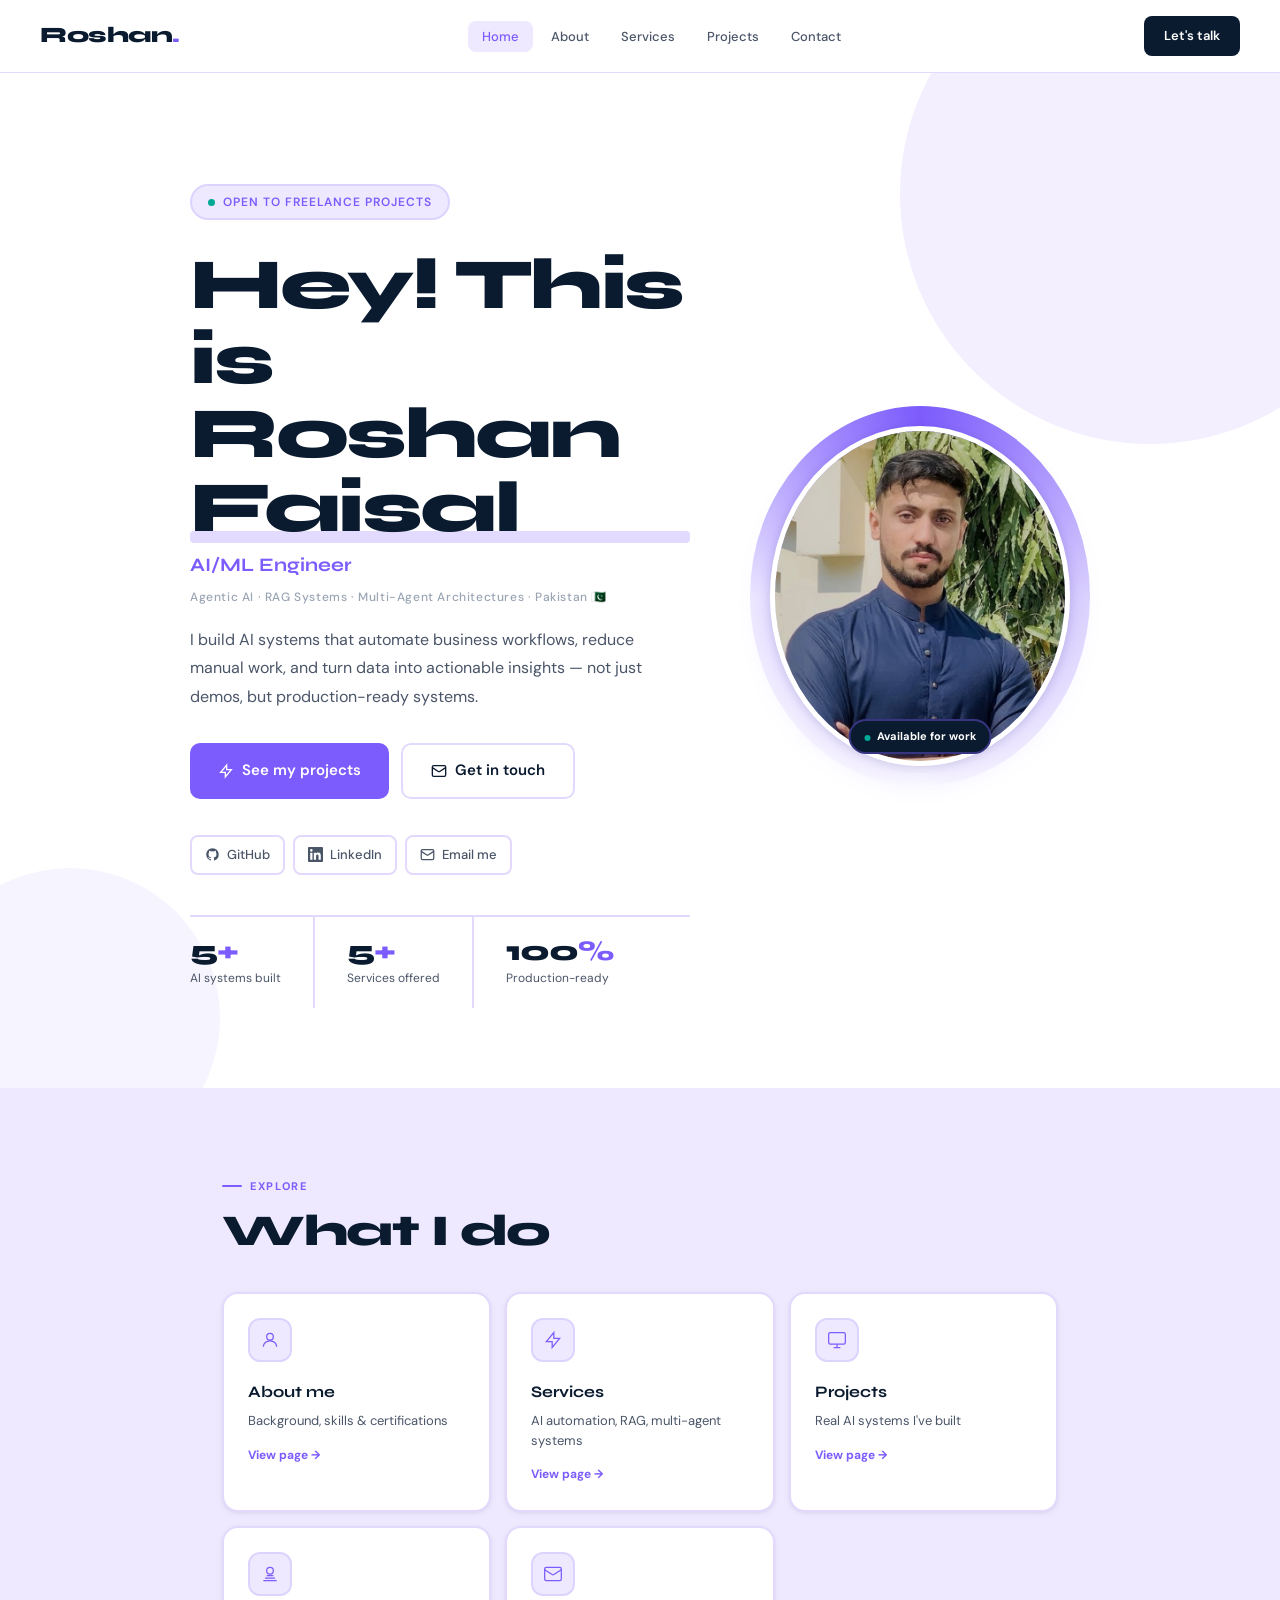
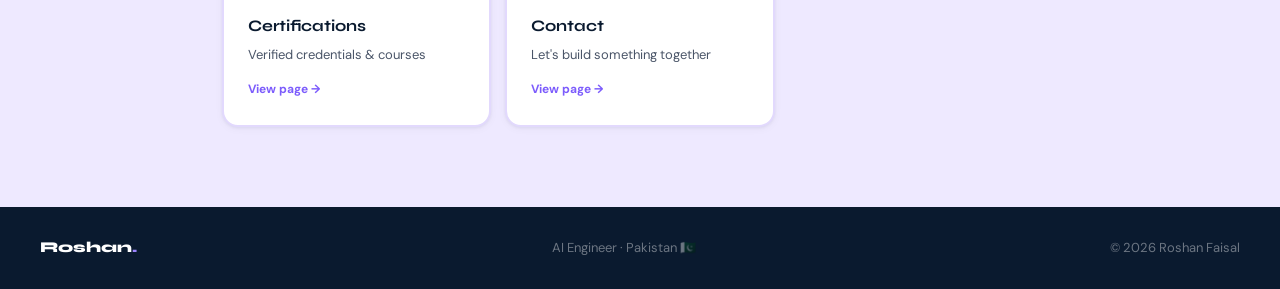
<file: index.html>
<!DOCTYPE html>
<html lang="en">
<head>
<meta charset="UTF-8"><meta name="viewport" content="width=device-width,initial-scale=1.0">
<title>Roshan Faisal — AI/ML Engineer</title>
<meta property="og:title" content="Roshan Faisal — Agentic AI Engineer">
<meta property="og:description" content="I build AI systems that automate workflows and solve real business problems.">
<meta property="og:image" content="https://roshu-313.github.io/og-image.jpg">
<meta property="og:url" content="https://roshu-313.github.io">
<meta property="og:type" content="website">   
<link rel="preconnect" href="https://fonts.googleapis.com">
<link href="https://fonts.googleapis.com/css2?family=Syne:wght@400;600;700;800&family=DM+Sans:opsz,wght@9..40,300;9..40,400;9..40,500;9..40,600&display=swap" rel="stylesheet">
<link rel="stylesheet" href="style.css">
<style>
/* HERO */
#hero{min-height:100vh;display:flex;align-items:center;padding:120px 32px 80px;background:var(--bg-white);position:relative;overflow:hidden;}
#hero::before{content:'';position:absolute;top:-120px;right:-120px;width:500px;height:500px;border-radius:50%;background:var(--purple-soft);opacity:.7;z-index:0;}
#hero::after{content:'';position:absolute;bottom:-80px;left:-80px;width:300px;height:300px;border-radius:50%;background:var(--purple-soft);opacity:.5;z-index:0;}

.hero-inner{max-width:900px;margin:0 auto;width:100%;position:relative;z-index:1;display:grid;grid-template-columns:1fr 340px;gap:60px;align-items:center;}

/* LEFT CONTENT */
.hero-content{}
.hero-badge{display:inline-flex;align-items:center;gap:8px;font-size:12px;font-weight:600;letter-spacing:.08em;text-transform:uppercase;color:var(--purple);border:2px solid var(--purple-mid);border-radius:100px;padding:6px 16px;margin-bottom:28px;background:var(--purple-soft);}
.hero-badge::before{content:'';width:7px;height:7px;border-radius:50%;background:var(--teal);animation:pulse 2s ease-in-out infinite;}
@keyframes pulse{0%,100%{opacity:1;transform:scale(1)}50%{opacity:.4;transform:scale(.7)}}
.hero-name{font-family:var(--font-display);font-size:clamp(38px,6vw,72px);font-weight:800;line-height:1.03;letter-spacing:-2.5px;margin-bottom:4px;color:var(--navy);}
.hero-name-highlight{position:relative;display:inline-block;color:var(--navy);}
.hero-name-highlight::after{content:'';position:absolute;bottom:2px;left:0;right:0;height:12px;background:var(--purple);opacity:.22;border-radius:4px;z-index:-1;}
.hero-role{font-family:var(--font-display);font-size:clamp(14px,2vw,19px);font-weight:700;color:var(--purple);margin-bottom:6px;}
.hero-tagline{font-size:12px;color:var(--text-dim);letter-spacing:.05em;margin-bottom:18px;font-weight:500;}
.hero-desc{font-size:16px;color:var(--text-muted);max-width:480px;line-height:1.78;margin-bottom:32px;}
.hero-btns{display:flex;gap:12px;flex-wrap:wrap;margin-bottom:36px;}
.hero-socials{display:flex;gap:8px;flex-wrap:wrap;}
.hero-socials a{display:flex;align-items:center;gap:7px;font-size:13px;color:var(--text-muted);text-decoration:none;border:2px solid var(--border-soft);padding:7px 13px;border-radius:8px;font-weight:500;background:var(--bg-white);transition:color .2s,border-color .2s,background .2s;}
.hero-socials a:hover{color:var(--purple);border-color:var(--purple);background:var(--purple-soft);}
.hero-socials svg{width:15px;height:15px;flex-shrink:0;}
.hero-stats{display:flex;flex-wrap:wrap;border-top:2px solid var(--border-soft);margin-top:40px;}
.stat-item{padding:20px 32px 20px 0;border-right:2px solid var(--border-soft);margin-right:32px;}
.stat-item:last-child{border-right:none;}
.stat-num{font-family:var(--font-display);font-size:28px;font-weight:800;color:var(--navy);letter-spacing:-1px;line-height:1;margin-bottom:3px;}
.stat-num span{color:var(--purple);}
.stat-label{font-size:12px;color:var(--text-muted);font-weight:400;}

/* RIGHT — PHOTO */
.hero-photo-wrap{display:flex;align-items:center;justify-content:center;position:relative;}

/* outer glow ring */
.hero-photo-wrap::before{
  content:'';position:absolute;
  width:340px;height:380px;border-radius:50%;
  background:conic-gradient(var(--purple) 0deg, var(--purple-mid) 90deg, transparent 180deg, var(--purple-soft) 270deg, var(--purple) 360deg);
  animation:spin 8s linear infinite;
  z-index:0;
}
/* soft glow behind photo */
.hero-photo-wrap::after{
  content:'';position:absolute;
  width:320px;height:360px;border-radius:50%;
  background:radial-gradient(circle, rgba(124,92,252,0.25) 0%, transparent 70%);
  z-index:0;
}

@keyframes spin{from{transform:rotate(0deg)}to{transform:rotate(360deg)}}
@keyframes float{0%,100%{transform:translateY(0px)}50%{transform:translateY(-12px)}}

.hero-photo-inner{
  position:relative;z-index:1;
  width:300px;height:340px;
  border-radius:50%;overflow:hidden;
  border:5px solid var(--bg-white);
  box-shadow:0 8px 32px rgba(124,92,252,0.20), 0 2px 8px rgba(10,26,47,0.12);
  animation:float 4s ease-in-out infinite;
}
.hero-photo-inner img{
  width:100%;height:100%;
  
  
}

/* floating badge on photo */
.photo-badge{
  position:absolute;bottom:12px;left:50%;transform:translateX(-50%);
  background:var(--navy);color:#fff;
  font-size:11px;font-weight:700;
  padding:6px 14px;border-radius:100px;
  white-space:nowrap;z-index:2;
  border:2px solid rgba(124,92,252,0.4);
  animation:float 4s ease-in-out infinite;
  animation-delay:.5s;
}
.photo-badge-dot{
  display:inline-block;width:6px;height:6px;border-radius:50%;
  background:var(--teal);margin-right:6px;
  animation:pulse 2s ease-in-out infinite;
  vertical-align:middle;
}

/* QUICK NAV */
.quick-nav{padding:80px 32px;background:var(--bg-lavender);}
.quick-grid{display:grid;grid-template-columns:repeat(auto-fit,minmax(200px,1fr));gap:14px;margin-top:36px;}
.quick-card{display:block;text-decoration:none;background:var(--bg-white);border:2px solid var(--border-soft);border-radius:16px;padding:24px;box-shadow:var(--shadow-sm);transition:border-color .2s,box-shadow .2s,transform .2s;}
.quick-card:hover{border-color:var(--purple);box-shadow:var(--shadow-md);transform:translateY(-3px);}
.quick-card-icon{width:44px;height:44px;border-radius:12px;background:var(--purple-soft);border:2px solid var(--purple-mid);display:flex;align-items:center;justify-content:center;margin-bottom:16px;}
.quick-card-icon svg{width:20px;height:20px;stroke:var(--purple);fill:none;}
.quick-card-title{font-family:var(--font-display);font-size:16px;font-weight:700;color:var(--navy);margin-bottom:6px;}
.quick-card-sub{font-size:13px;color:var(--text-muted);line-height:1.5;}
.quick-card-arrow{display:inline-flex;margin-top:14px;font-size:12px;color:var(--purple);font-weight:700;}

/* RESPONSIVE */
@media(max-width:768px){
  .hero-inner{grid-template-columns:1fr;gap:40px;}
  .hero-photo-wrap{order:-1;} /* photo on top on mobile */
  .hero-photo-wrap::before{width:220px;height:280px;}
  .hero-photo-inner{width:220px;height:260px;}
  .hero-photo-wrap::after{width:220px;height:260px;}
}
@media(max-width:600px){
  #hero{padding:100px 20px 60px;}
  .hero-btns{flex-direction:column;}
  .stat-item{padding:16px 20px 16px 0;margin-right:20px;}
  .quick-nav{padding:60px 20px;}
  .hero-name{font-size:clamp(36px,9vw,52px);}
}
</style>
</head>
<body>
<nav>
  <a href="index.html" class="nav-logo">Roshan<span>.</span></a>
  <ul class="nav-links">
    <li><a href="index.html" class="active">Home</a></li>
    <li><a href="about.html">About</a></li>
    <li><a href="services.html">Services</a></li>
    <li><a href="projects.html">Projects</a></li>
    <li><a href="contact.html">Contact</a></li>
  </ul>
  <a href="contact.html" class="nav-cta">Let's talk</a>
  <button class="nav-hamburger" id="ham" aria-label="Menu"><span></span><span></span><span></span></button>
</nav>
<div class="mobile-menu" id="mob">
  <button class="mobile-close" id="mob-close">✕</button>
  <a href="index.html" class="active">Home</a>
  <a href="about.html">About</a>
  <a href="services.html">Services</a>
  <a href="projects.html">Projects</a>
  <a href="contact.html">Contact</a>
</div>

<div class="page-wrapper">
<section id="hero">
  <div class="hero-inner">

    <!-- LEFT: Text content -->
    <div class="hero-content">
      <div class="hero-badge">Open to freelance projects</div>
      <h1 class="hero-name">Hey! This is<br><span class="hero-name-highlight">Roshan Faisal</span></h1>
      <p class="hero-role">AI/ML Engineer</p>
      <p class="hero-tagline">Agentic AI · RAG Systems · Multi-Agent Architectures · Pakistan 🇵🇰</p>
      <p class="hero-desc">I build AI systems that automate business workflows, reduce manual work, and turn data into actionable insights — not just demos, but production-ready systems.</p>
      <div class="hero-btns">
        <a href="projects.html" class="btn-primary"><svg width="16" height="16" fill="none" stroke="currentColor" stroke-width="2" viewBox="0 0 24 24"><path d="M13 10V3L4 14h7v7l9-11h-7z"/></svg>See my projects</a>
        <a href="contact.html" class="btn-outline"><svg width="16" height="16" fill="none" stroke="currentColor" stroke-width="2" viewBox="0 0 24 24"><rect x="2" y="4" width="20" height="16" rx="2"/><path d="m22 7-8.97 5.7a1.94 1.94 0 0 1-2.06 0L2 7"/></svg>Get in touch</a>
      </div>
      <div class="hero-socials">
        <a href="https://github.com/Roshu-313" target="_blank"><svg fill="currentColor" viewBox="0 0 24 24"><path d="M12 2C6.477 2 2 6.484 2 12.017c0 4.425 2.865 8.18 6.839 9.504.5.092.682-.217.682-.483 0-.237-.008-.868-.013-1.703-2.782.605-3.369-1.343-3.369-1.343-.454-1.158-1.11-1.466-1.11-1.466-.908-.62.069-.608.069-.608 1.003.07 1.531 1.032 1.531 1.032.892 1.53 2.341 1.088 2.91.832.092-.647.35-1.088.636-1.338-2.22-.253-4.555-1.113-4.555-4.951 0-1.093.39-1.988 1.029-2.688-.103-.253-.446-1.272.098-2.65 0 0 .84-.27 2.75 1.026A9.564 9.564 0 0 1 12 6.844a9.59 9.59 0 0 1 2.504.337c1.909-1.296 2.747-1.027 2.747-1.027.546 1.379.202 2.398.1 2.651.64.7 1.028 1.595 1.028 2.688 0 3.848-2.339 4.695-4.566 4.943.359.309.678.92.678 1.855 0 1.338-.012 2.419-.012 2.747 0 .268.18.58.688.482A10.02 10.02 0 0 0 22 12.017C22 6.484 17.522 2 12 2z"/></svg>GitHub</a>
        <a href="https://www.linkedin.com/in/roshan-faisal-9662742b0/" target="_blank"><svg fill="currentColor" viewBox="0 0 24 24"><path d="M20.447 20.452h-3.554v-5.569c0-1.328-.027-3.037-1.852-3.037-1.853 0-2.136 1.445-2.136 2.939v5.667H9.351V9h3.414v1.561h.046c.477-.9 1.637-1.85 3.37-1.85 3.601 0 4.267 2.37 4.267 5.455v6.286zM5.337 7.433a2.062 2.062 0 0 1-2.063-2.065 2.064 2.064 0 1 1 2.063 2.065zm1.782 13.019H3.555V9h3.564v11.452zM22.225 0H1.771C.792 0 0 .774 0 1.729v20.542C0 23.227.792 24 1.771 24h20.451C23.2 24 24 23.227 24 22.271V1.729C24 .774 23.2 0 22.222 0h.003z"/></svg>LinkedIn</a>
        <a href="mailto:roshanfaisal0509@gmail.com"><svg fill="none" stroke="currentColor" stroke-width="2" viewBox="0 0 24 24"><rect x="2" y="4" width="20" height="16" rx="2"/><path d="m22 7-8.97 5.7a1.94 1.94 0 0 1-2.06 0L2 7"/></svg>Email me</a>
      </div>
      <div class="hero-stats">
        <div class="stat-item"><div class="stat-num">5<span>+</span></div><div class="stat-label">AI systems built</div></div>
        <div class="stat-item"><div class="stat-num">5<span>+</span></div><div class="stat-label">Services offered</div></div>
        <div class="stat-item"><div class="stat-num">100<span>%</span></div><div class="stat-label">Production-ready</div></div>
      </div>
    </div>

    <!-- RIGHT: Profile photo -->
    <div class="hero-photo-wrap">
      <div class="hero-photo-inner">
        <!-- save your photo as profile.jpg in the same folder -->
        <img src="profile.jpeg" alt="Roshan Faisal" style="width:100%;height:100%;object-fit:cover;object-position:center top;">
      </div>
      <div class="photo-badge">
        <span class="photo-badge-dot"></span>Available for work
      </div>
    </div>

  </div>
</section>

<section class="quick-nav">
  <div class="container">
    <div class="section-label">Explore</div>
    <h2 class="section-title">What I do</h2>
    <div class="quick-grid">
      <a href="about.html" class="quick-card fade-in"><div class="quick-card-icon"><svg stroke-width="1.5" viewBox="0 0 24 24"><circle cx="12" cy="8" r="4"/><path d="M4 20c0-4 3.6-7 8-7s8 3 8 7"/></svg></div><div class="quick-card-title">About me</div><div class="quick-card-sub">Background, skills & certifications</div><div class="quick-card-arrow">View page →</div></a>
      <a href="services.html" class="quick-card fade-in"><div class="quick-card-icon"><svg stroke-width="1.5" viewBox="0 0 24 24"><path d="M13 10V3L4 14h7v7l9-11h-7z"/></svg></div><div class="quick-card-title">Services</div><div class="quick-card-sub">AI automation, RAG, multi-agent systems</div><div class="quick-card-arrow">View page →</div></a>
      <a href="projects.html" class="quick-card fade-in"><div class="quick-card-icon"><svg stroke-width="1.5" viewBox="0 0 24 24"><rect x="2" y="3" width="20" height="14" rx="2"/><path d="M8 21h8M12 17v4"/></svg></div><div class="quick-card-title">Projects</div><div class="quick-card-sub">Real AI systems I've built</div><div class="quick-card-arrow">View page →</div></a>
      <a href="about.html#certifications" class="quick-card fade-in"><div class="quick-card-icon"><svg stroke-width="1.5" viewBox="0 0 24 24"><circle cx="12" cy="8" r="4"/><path d="M8 14h8M6 17h12M4 20h16"/></svg></div><div class="quick-card-title">Certifications</div><div class="quick-card-sub">Verified credentials & courses</div><div class="quick-card-arrow">View page →</div></a>
      <a href="contact.html" class="quick-card fade-in"><div class="quick-card-icon"><svg stroke-width="1.5" viewBox="0 0 24 24"><rect x="2" y="4" width="20" height="16" rx="2"/><path d="m22 7-8.97 5.7a1.94 1.94 0 0 1-2.06 0L2 7"/></svg></div><div class="quick-card-title">Contact</div><div class="quick-card-sub">Let's build something together</div><div class="quick-card-arrow">View page →</div></a>
    </div>
  </div>
</section>
</div>

<footer>
  <div class="footer-logo">Roshan<span>.</span></div>
  <div>AI Engineer · Pakistan 🇵🇰</div>
  <div>© 2026 Roshan Faisal</div>
</footer>
<script>
const ham=document.getElementById('ham');const mob=document.getElementById('mob');
ham.addEventListener('click',()=>{ham.classList.toggle('open');mob.classList.toggle('open');document.body.style.overflow=mob.classList.contains('open')?'hidden':'';});
document.getElementById('mob-close').addEventListener('click',()=>{ham.classList.remove('open');mob.classList.remove('open');document.body.style.overflow='';});
document.querySelectorAll('.mobile-menu a').forEach(a=>a.addEventListener('click',()=>{ham.classList.remove('open');mob.classList.remove('open');document.body.style.overflow='';}));
const obs=new IntersectionObserver(entries=>{entries.forEach((e,i)=>{if(e.isIntersecting)setTimeout(()=>e.target.classList.add('visible'),i*80);});},{threshold:.08});
document.querySelectorAll('.fade-in').forEach(el=>obs.observe(el));
</script>
</body>
</html>
</file>
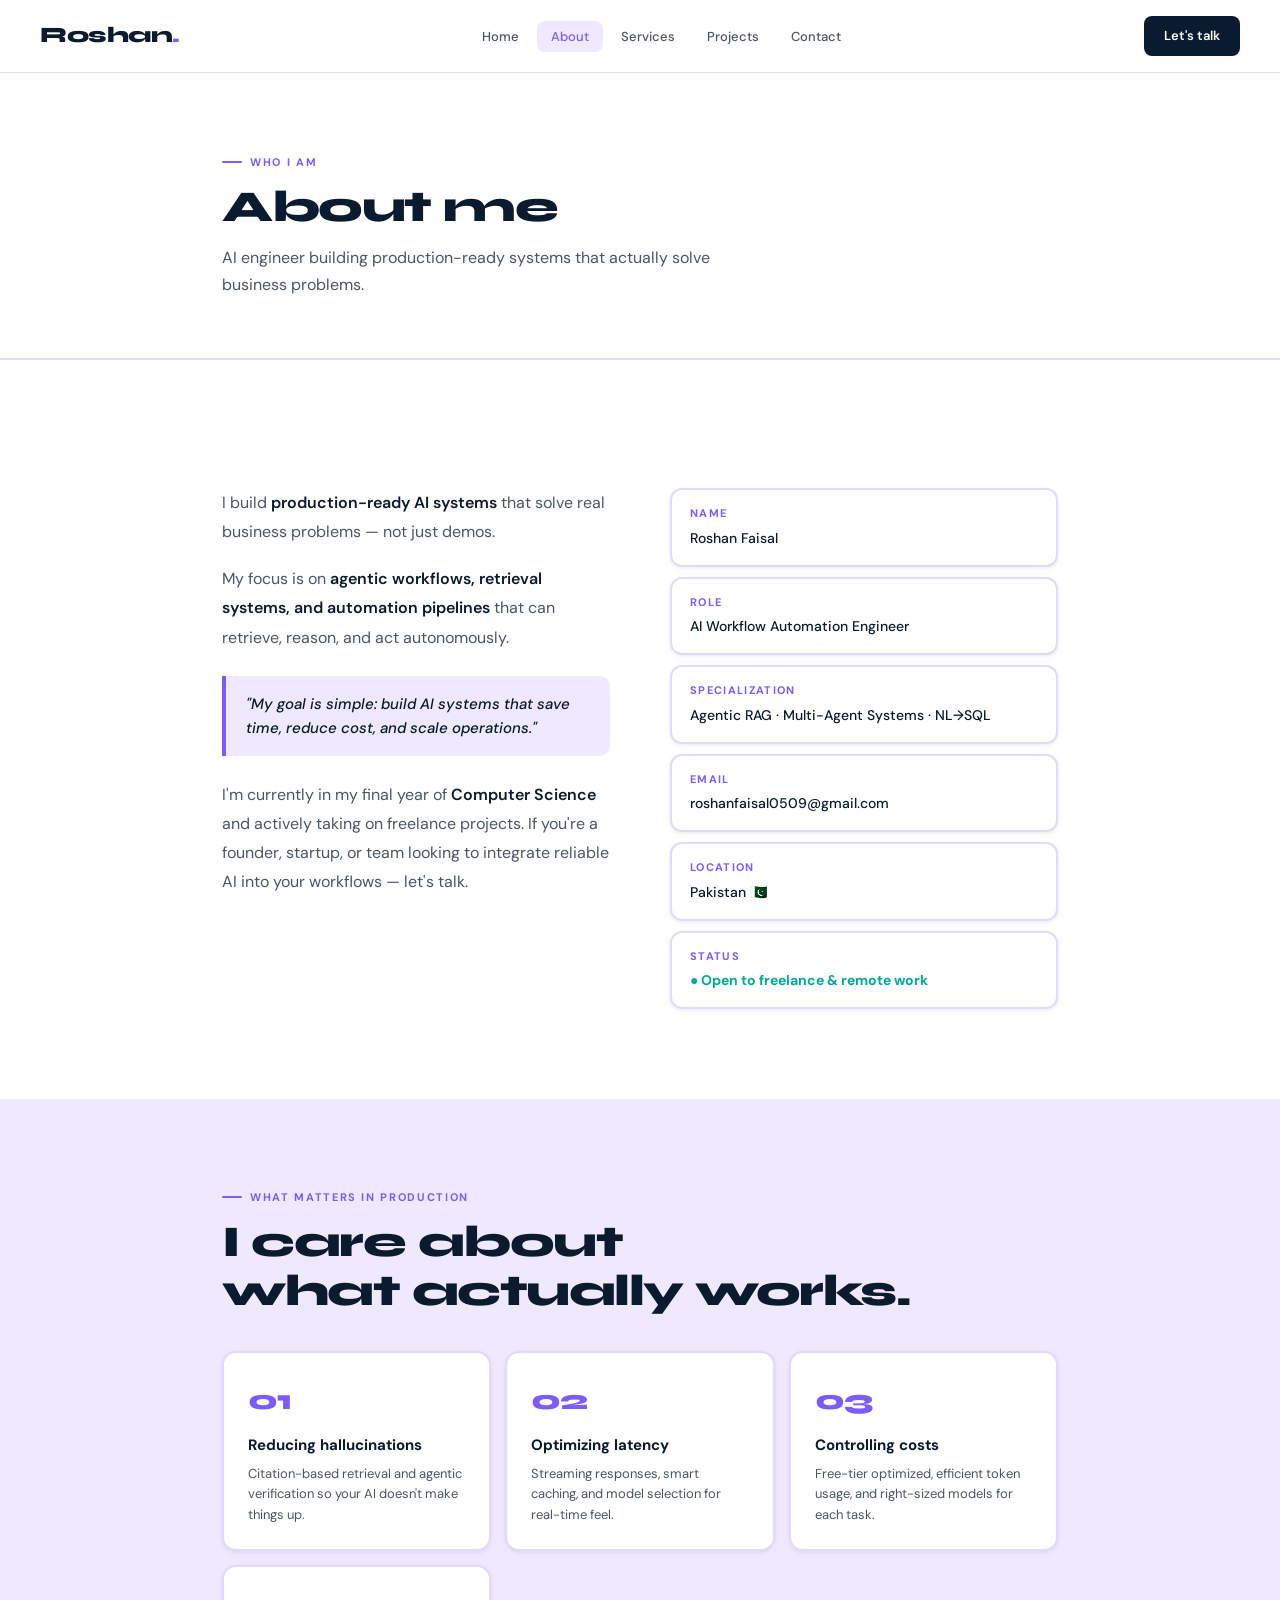
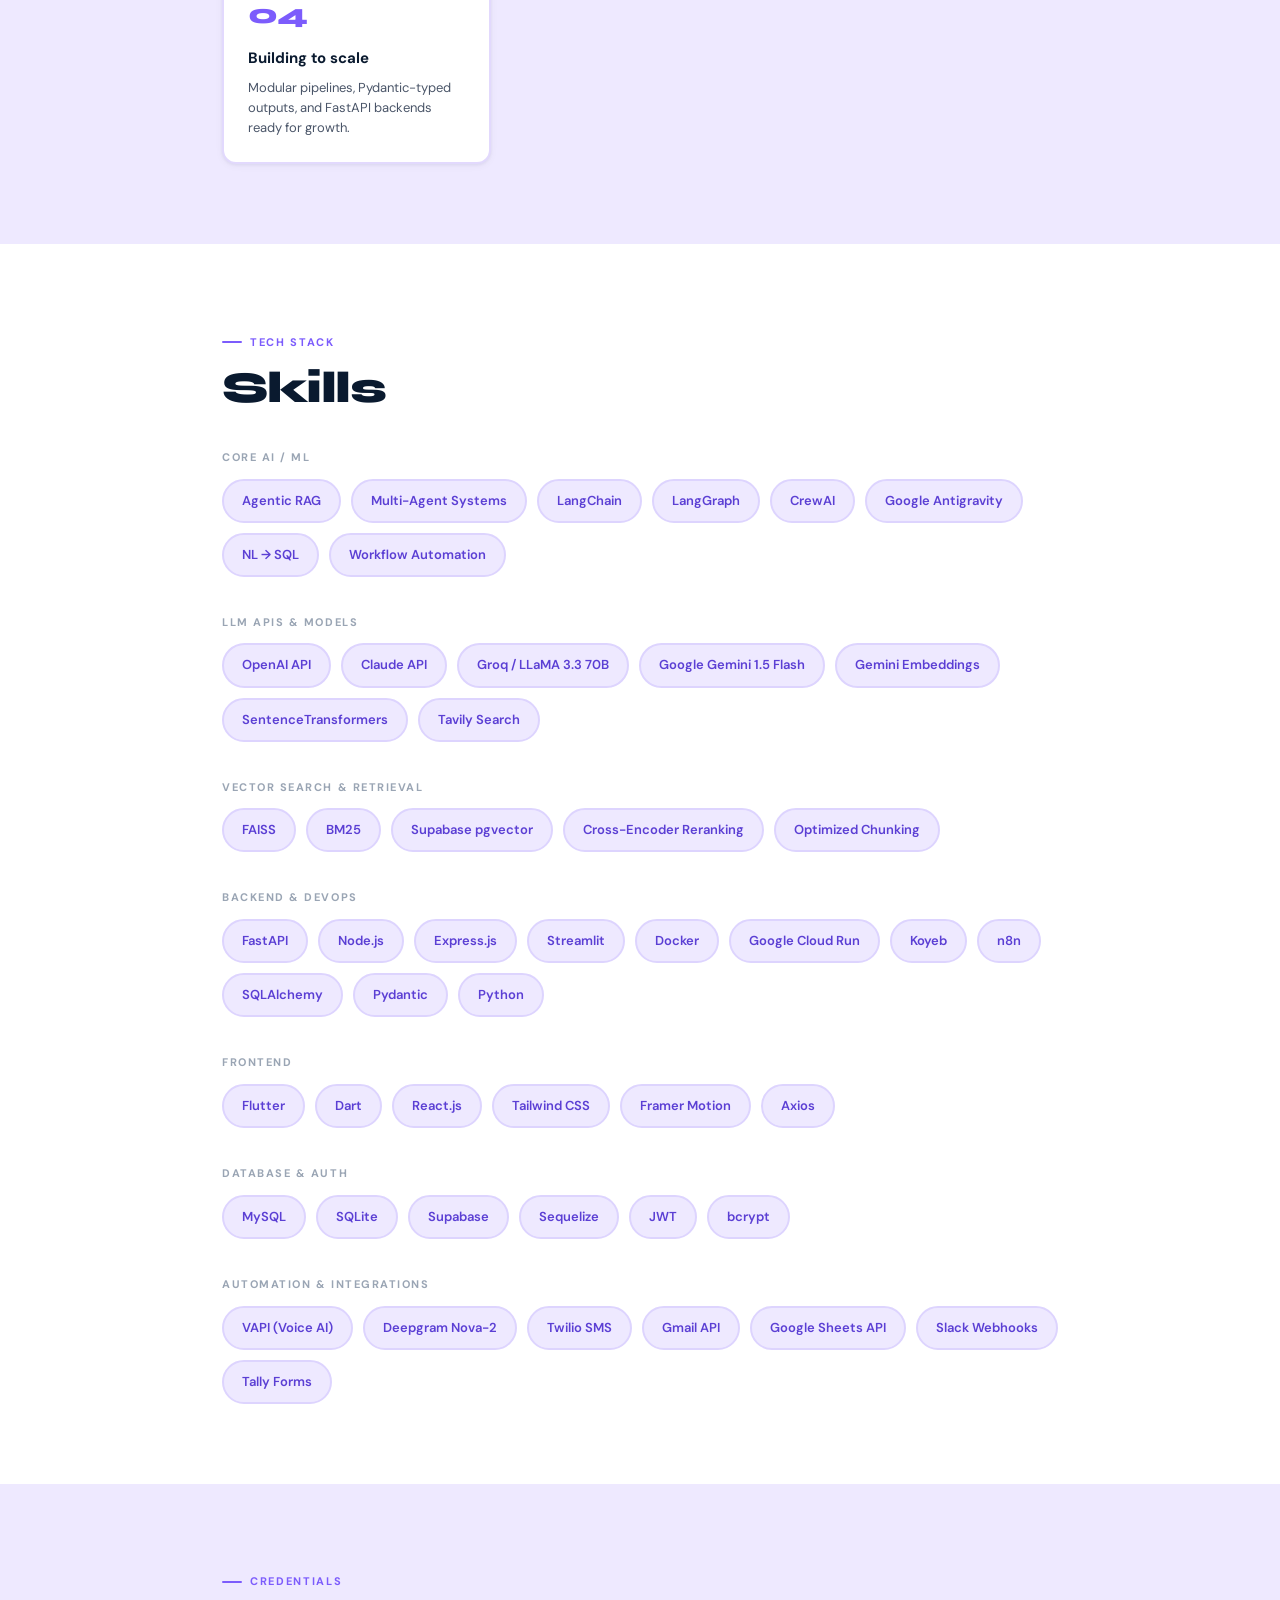
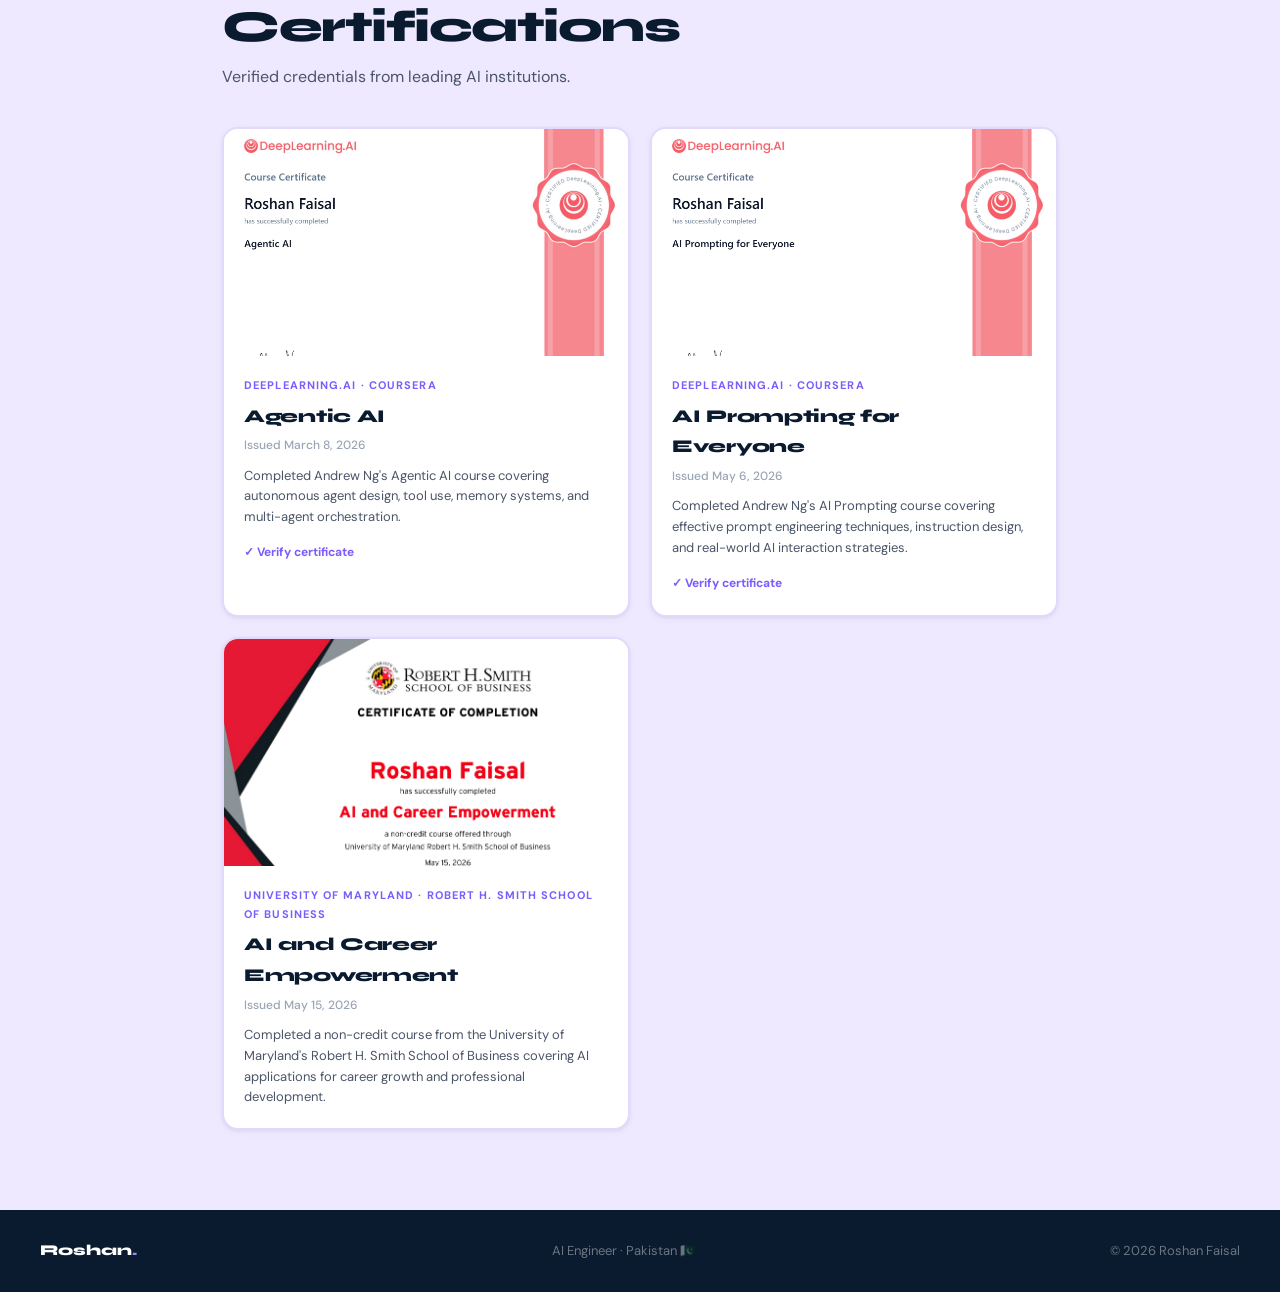
<file: about.html>
<!DOCTYPE html>
<html lang="en">
<head>
<meta charset="UTF-8"><meta name="viewport" content="width=device-width,initial-scale=1.0">
<title>About — Roshan Faisal</title>
<link rel="preconnect" href="https://fonts.googleapis.com">
<link href="https://fonts.googleapis.com/css2?family=Syne:wght@400;600;700;800&family=DM+Sans:opsz,wght@9..40,300;9..40,400;9..40,500;9..40,600&display=swap" rel="stylesheet">
<link rel="stylesheet" href="style.css">
<style>
.page-hero{padding:80px 32px 60px;background:var(--bg-white);border-bottom:2px solid var(--border-soft);}
.about-section{padding:80px 32px;background:var(--bg-white);}
.about-grid{display:grid;grid-template-columns:1fr 1fr;gap:60px;align-items:start;margin-top:48px;}
.about-text p{font-size:16px;color:var(--text-muted);line-height:1.82;margin-bottom:18px;}
.about-text p strong{color:var(--navy);font-weight:600;}
.highlight-box{border-left:4px solid var(--purple);padding:16px 20px;background:var(--purple-soft);border-radius:0 10px 10px 0;margin:24px 0;font-size:15px;color:var(--navy);font-style:italic;line-height:1.6;font-weight:500;}
.detail-card{background:var(--bg-white);border:2px solid var(--border-soft);border-radius:12px;padding:14px 18px;margin-bottom:10px;box-shadow:var(--shadow-sm);}
.detail-card-label{font-size:11px;font-weight:700;text-transform:uppercase;letter-spacing:.12em;color:var(--purple);margin-bottom:4px;}
.detail-card-value{font-size:14px;color:var(--navy);font-weight:500;}
.values-section{padding:80px 32px;background:var(--bg-lavender);}
.values-grid{display:grid;grid-template-columns:repeat(auto-fit,minmax(200px,1fr));gap:14px;margin-top:36px;}
.value-card{background:var(--bg-white);border:2px solid var(--border-soft);border-radius:14px;padding:24px;box-shadow:var(--shadow-sm);transition:box-shadow .2s,transform .2s;}
.value-card:hover{box-shadow:var(--shadow-md);transform:translateY(-2px);}
.value-num{font-family:var(--font-display);font-size:28px;font-weight:800;color:var(--purple);letter-spacing:-1px;margin-bottom:8px;}
.value-title{font-size:15px;font-weight:700;color:var(--navy);margin-bottom:6px;}
.value-desc{font-size:13px;color:var(--text-muted);line-height:1.55;}
.skills-section{padding:80px 32px;background:var(--bg-white);}
.skills-categories{display:flex;flex-direction:column;gap:36px;margin-top:36px;}
.skill-category-title{font-size:11px;font-weight:700;text-transform:uppercase;letter-spacing:.14em;color:var(--text-dim);margin-bottom:12px;}
.skills-row{display:flex;flex-wrap:wrap;gap:10px;}
.certs-section{padding:80px 32px;background:var(--bg-lavender);}
.certs-grid{display:grid;grid-template-columns:repeat(auto-fit,minmax(300px,1fr));gap:20px;margin-top:36px;}
.cert-card{background:var(--bg-white);border:2px solid var(--border-soft);border-radius:16px;overflow:hidden;box-shadow:var(--shadow-sm);transition:box-shadow .2s,transform .2s;}
.cert-card:hover{box-shadow:var(--shadow-md);transform:translateY(-3px);}
.cert-img-wrap{width:100%;aspect-ratio:16/9;overflow:hidden;background:var(--bg-soft);}
.cert-img-wrap img{width:100%;height:100%;object-fit:cover;object-position:top;}
.cert-body{padding:20px;}
.cert-issuer{font-size:11px;font-weight:700;text-transform:uppercase;letter-spacing:.1em;color:var(--purple);margin-bottom:6px;}
.cert-name{font-family:var(--font-display);font-size:18px;font-weight:800;color:var(--navy);margin-bottom:4px;letter-spacing:-.3px;}
.cert-date{font-size:12px;color:var(--text-dim);margin-bottom:10px;font-weight:500;}
.cert-desc{font-size:13px;color:var(--text-muted);line-height:1.6;}
.cert-verify{display:inline-flex;align-items:center;gap:6px;margin-top:14px;font-size:12px;color:var(--purple);text-decoration:none;font-weight:700;}
.cert-verify:hover{text-decoration:underline;}
@media(max-width:768px){.about-grid{grid-template-columns:1fr;gap:36px;}.about-section,.values-section,.skills-section,.certs-section,.page-hero{padding:60px 20px;}}
</style>
</head>
<body>
<nav>
  <a href="index.html" class="nav-logo">Roshan<span>.</span></a>
  <ul class="nav-links">
    <li><a href="index.html">Home</a></li><li><a href="about.html" class="active">About</a></li><li><a href="services.html">Services</a></li><li><a href="projects.html">Projects</a></li><li><a href="contact.html">Contact</a></li>
  </ul>
  <a href="contact.html" class="nav-cta">Let's talk</a>
  <button class="nav-hamburger" id="ham"><span></span><span></span><span></span></button>
</nav>
<div class="mobile-menu" id="mob">
  <button class="mobile-close" id="mob-close">✕</button>
  <a href="index.html">Home</a><a href="about.html" class="active">About</a><a href="services.html">Services</a><a href="projects.html">Projects</a><a href="contact.html">Contact</a>
</div>

<div class="page-wrapper">
<section class="page-hero">
  <div class="container">
    <div class="section-label">Who I am</div>
    <h1 class="section-title">About me</h1>
    <p class="section-sub">AI engineer building production-ready systems that actually solve business problems.</p>
  </div>
</section>

<section class="about-section">
  <div class="container">
    <div class="about-grid">
      <div class="about-text fade-in">
        <p>I build <strong>production-ready AI systems</strong> that solve real business problems — not just demos.</p>
        <p>My focus is on <strong>agentic workflows, retrieval systems, and automation pipelines</strong> that can retrieve, reason, and act autonomously.</p>
        <div class="highlight-box">"My goal is simple: build AI systems that save time, reduce cost, and scale operations."</div>
        <p>I'm currently in my final year of <strong>Computer Science</strong> and actively taking on freelance projects. If you're a founder, startup, or team looking to integrate reliable AI into your workflows — let's talk.</p>
      </div>
      <div class="fade-in">
        <div class="detail-card"><div class="detail-card-label">Name</div><div class="detail-card-value">Roshan Faisal</div></div>
        <div class="detail-card"><div class="detail-card-label">Role</div><div class="detail-card-value">AI Workflow Automation Engineer</div></div>
        <div class="detail-card"><div class="detail-card-label">Specialization</div><div class="detail-card-value">Agentic RAG · Multi-Agent Systems · NL→SQL</div></div>
        <div class="detail-card"><div class="detail-card-label">Email</div><div class="detail-card-value">roshanfaisal0509@gmail.com</div></div>
        <div class="detail-card"><div class="detail-card-label">Location</div><div class="detail-card-value">Pakistan 🇵🇰</div></div>
        <div class="detail-card"><div class="detail-card-label">Status</div><div class="detail-card-value" style="color:var(--teal);font-weight:700;">● Open to freelance &amp; remote work</div></div>
      </div>
    </div>
  </div>
</section>

<section class="values-section">
  <div class="container">
    <div class="section-label">What matters in production</div>
    <h2 class="section-title">I care about<br>what actually works.</h2>
    <div class="values-grid">
      <div class="value-card fade-in"><div class="value-num">01</div><div class="value-title">Reducing hallucinations</div><div class="value-desc">Citation-based retrieval and agentic verification so your AI doesn't make things up.</div></div>
      <div class="value-card fade-in"><div class="value-num">02</div><div class="value-title">Optimizing latency</div><div class="value-desc">Streaming responses, smart caching, and model selection for real-time feel.</div></div>
      <div class="value-card fade-in"><div class="value-num">03</div><div class="value-title">Controlling costs</div><div class="value-desc">Free-tier optimized, efficient token usage, and right-sized models for each task.</div></div>
      <div class="value-card fade-in"><div class="value-num">04</div><div class="value-title">Building to scale</div><div class="value-desc">Modular pipelines, Pydantic-typed outputs, and FastAPI backends ready for growth.</div></div>
    </div>
  </div>
</section>

<section class="skills-section">
  <div class="container">
    <div class="section-label">Tech stack</div>
    <h2 class="section-title">Skills</h2>
    <div class="skills-categories">

      <div>
        <div class="skill-category-title">Core AI / ML</div>
        <div class="skills-row">
          <span class="skill-tag">Agentic RAG</span><span class="skill-tag">Multi-Agent Systems</span><span class="skill-tag">LangChain</span><span class="skill-tag">LangGraph</span><span class="skill-tag">CrewAI</span><span class="skill-tag">Google Antigravity</span><span class="skill-tag">NL → SQL</span><span class="skill-tag">Workflow Automation</span>
        </div>
      </div>

      <div>
        <div class="skill-category-title">LLM APIs & Models</div>
        <div class="skills-row">
          <span class="skill-tag">OpenAI API</span><span class="skill-tag">Claude API</span><span class="skill-tag">Groq / LLaMA 3.3 70B</span><span class="skill-tag">Google Gemini 1.5 Flash</span><span class="skill-tag">Gemini Embeddings</span><span class="skill-tag">SentenceTransformers</span><span class="skill-tag">Tavily Search</span>
        </div>
      </div>

      <div>
        <div class="skill-category-title">Vector Search & Retrieval</div>
        <div class="skills-row">
          <span class="skill-tag">FAISS</span><span class="skill-tag">BM25</span><span class="skill-tag">Supabase pgvector</span><span class="skill-tag">Cross-Encoder Reranking</span><span class="skill-tag">Optimized Chunking</span>
        </div>
      </div>

      <div>
        <div class="skill-category-title">Backend & DevOps</div>
        <div class="skills-row">
          <span class="skill-tag">FastAPI</span><span class="skill-tag">Node.js</span><span class="skill-tag">Express.js</span><span class="skill-tag">Streamlit</span><span class="skill-tag">Docker</span><span class="skill-tag">Google Cloud Run</span><span class="skill-tag">Koyeb</span><span class="skill-tag">n8n</span><span class="skill-tag">SQLAlchemy</span><span class="skill-tag">Pydantic</span><span class="skill-tag">Python</span>
        </div>
      </div>

      <div>
        <div class="skill-category-title">Frontend</div>
        <div class="skills-row">
          <span class="skill-tag">Flutter</span><span class="skill-tag">Dart</span><span class="skill-tag">React.js</span><span class="skill-tag">Tailwind CSS</span><span class="skill-tag">Framer Motion</span><span class="skill-tag">Axios</span>
        </div>
      </div>

      <div>
        <div class="skill-category-title">Database & Auth</div>
        <div class="skills-row">
          <span class="skill-tag">MySQL</span><span class="skill-tag">SQLite</span><span class="skill-tag">Supabase</span><span class="skill-tag">Sequelize</span><span class="skill-tag">JWT</span><span class="skill-tag">bcrypt</span>
        </div>
      </div>

      <div>
        <div class="skill-category-title">Automation & Integrations</div>
        <div class="skills-row">
          <span class="skill-tag">VAPI (Voice AI)</span><span class="skill-tag">Deepgram Nova-2</span><span class="skill-tag">Twilio SMS</span><span class="skill-tag">Gmail API</span><span class="skill-tag">Google Sheets API</span><span class="skill-tag">Slack Webhooks</span><span class="skill-tag">Tally Forms</span>
        </div>
      </div>

    </div>
  </div>
</section>

<section class="certs-section" id="certifications">
  <div class="container">
    <div class="section-label">Credentials</div>
    <h2 class="section-title">Certifications</h2>
    <p class="section-sub">Verified credentials from leading AI institutions.</p>
    <div class="certs-grid">
      <!-- CERT 1 — Agentic AI -->
      <div class="cert-card fade-in">
        <div class="cert-img-wrap"><img src="certificate.png" alt="Agentic AI Certificate — DeepLearning.AI"></div>
        <div class="cert-body">
          <div class="cert-issuer">DeepLearning.AI · Coursera</div>
          <div class="cert-name">Agentic AI</div>
          <div class="cert-date">Issued March 8, 2026</div>
          <div class="cert-desc">Completed Andrew Ng's Agentic AI course covering autonomous agent design, tool use, memory systems, and multi-agent orchestration.</div>
          <a href="https://learn.deeplearning.ai/certificates/c5d5f5a0-1662-4665-b143-c9c863387821" target="_blank" class="cert-verify">✓ Verify certificate</a>
        </div>
      </div>

      <!-- CERT 2 — AI Prompting for Everyone — rename Ai_Prompting_for_Everyone.png to certificate2.png -->
      <div class="cert-card fade-in">
        <div class="cert-img-wrap"><img src="certificate2.png" alt="AI Prompting for Everyone — DeepLearning.AI"></div>
        <div class="cert-body">
          <div class="cert-issuer">DeepLearning.AI · Coursera</div>
          <div class="cert-name">AI Prompting for Everyone</div>
          <div class="cert-date">Issued May 6, 2026</div>
          <div class="cert-desc">Completed Andrew Ng's AI Prompting course covering effective prompt engineering techniques, instruction design, and real-world AI interaction strategies.</div>
          <a href="https://learn.deeplearning.ai/certificates/ca85a71c-27a3-4f65-8d94-0d159070991c" target="_blank" class="cert-verify">✓ Verify certificate</a>
        </div>
      </div>

      <!-- CERT 3 — AI and Career Empowerment — screenshot the PDF and save as certificate3.png -->
      <div class="cert-card fade-in">
        <div class="cert-img-wrap"><img src="certificate3.png" alt="AI and Career Empowerment — University of Maryland"></div>
        <div class="cert-body">
          <div class="cert-issuer">University of Maryland · Robert H. Smith School of Business</div>
          <div class="cert-name">AI and Career Empowerment</div>
          <div class="cert-date">Issued May 15, 2026</div>
          <div class="cert-desc">Completed a non-credit course from the University of Maryland's Robert H. Smith School of Business covering AI applications for career growth and professional development.</div>
        </div>
      </div>

      <!-- ADD MORE CERTS: copy a block above, use certificate4.png etc. -->
    </div>
  </div>
</section>
</div>

<footer><div class="footer-logo">Roshan<span>.</span></div><div>AI Engineer · Pakistan 🇵🇰</div><div>© 2026 Roshan Faisal</div></footer>
<script>
const ham=document.getElementById("ham");const mob=document.getElementById("mob");
ham.addEventListener("click",()=>{ham.classList.toggle("open");mob.classList.toggle("open");document.body.style.overflow=mob.classList.contains("open")?"hidden":"";});
document.getElementById("mob-close").addEventListener("click",()=>{ham.classList.remove("open");mob.classList.remove("open");document.body.style.overflow="";});
document.querySelectorAll(".mobile-menu a").forEach(a=>a.addEventListener("click",()=>{ham.classList.remove("open");mob.classList.remove("open");document.body.style.overflow="";}));
const obs=new IntersectionObserver(entries=>{entries.forEach((e,i)=>{if(e.isIntersecting)setTimeout(()=>e.target.classList.add("visible"),i*80);});},{threshold:.08});
document.querySelectorAll(".fade-in").forEach(el=>obs.observe(el));
</script>
</body></html>
</file>
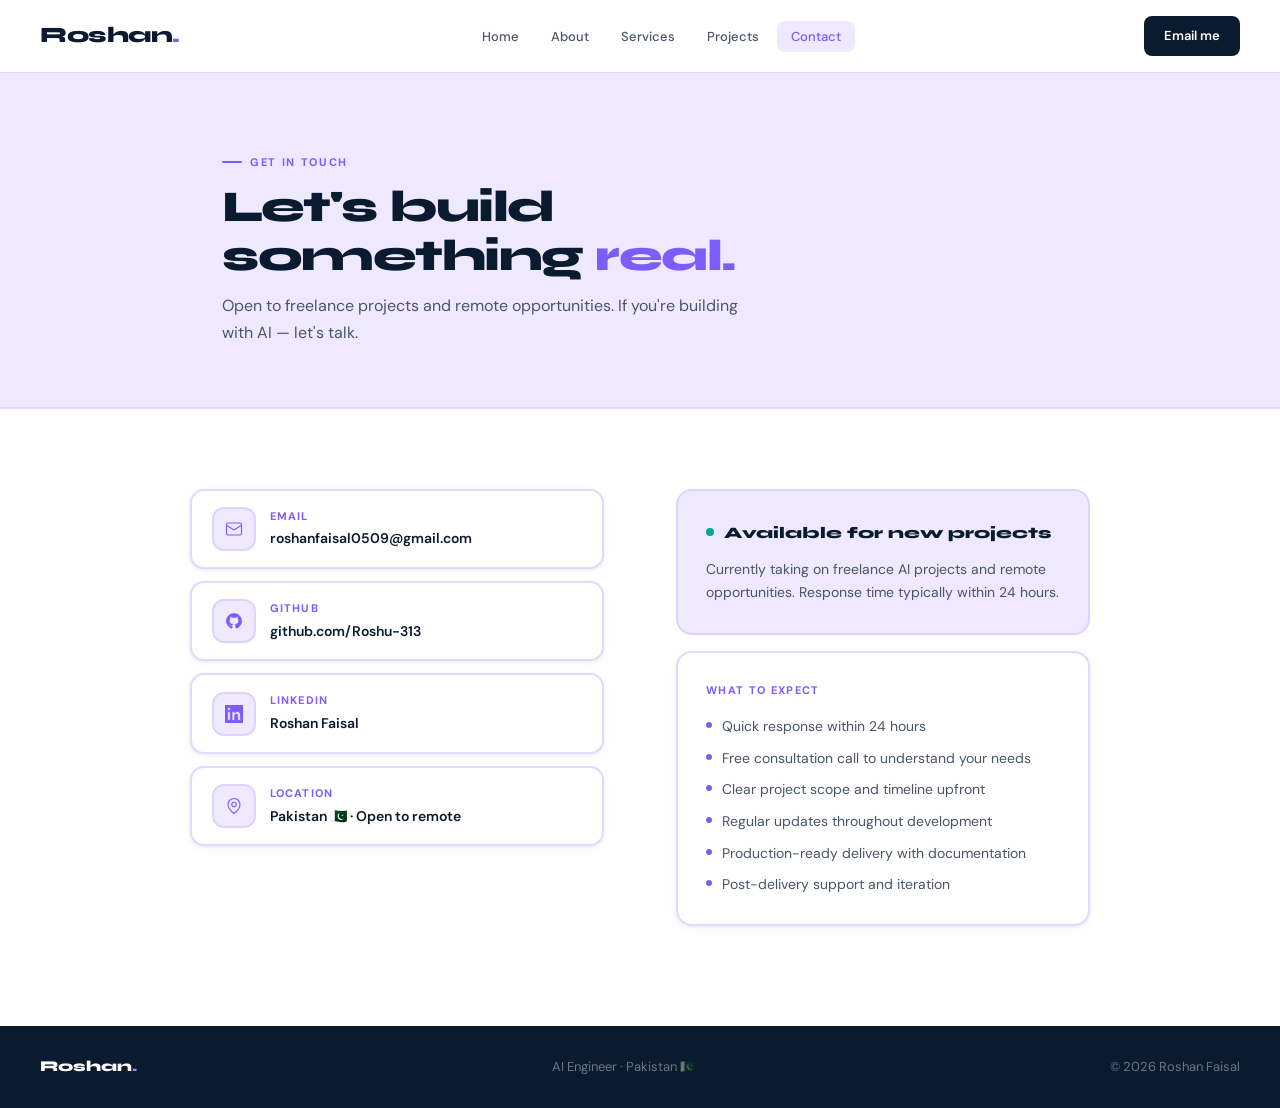
<file: contact.html>
<!DOCTYPE html>
<html lang="en">
<head>
<meta charset="UTF-8"><meta name="viewport" content="width=device-width,initial-scale=1.0">
<title>Contact — Roshan Faisal</title>
<link rel="preconnect" href="https://fonts.googleapis.com">
<link href="https://fonts.googleapis.com/css2?family=Syne:wght@400;600;700;800&family=DM+Sans:opsz,wght@9..40,300;9..40,400;9..40,500;9..40,600&display=swap" rel="stylesheet">
<link rel="stylesheet" href="style.css">
<style>
.contact-hero{padding:80px 32px 60px;background:var(--bg-lavender);border-bottom:2px solid var(--border-soft);}
.contact-main{padding:80px 32px 100px;background:var(--bg-white);}
.contact-grid{display:grid;grid-template-columns:1fr 1fr;gap:72px;align-items:start;max-width:900px;margin:0 auto;}
.contact-title{font-family:var(--font-display);font-size:clamp(34px,6vw,54px);font-weight:800;letter-spacing:-2px;line-height:1.05;color:var(--navy);margin-bottom:16px;}
.contact-title span{color:var(--purple);}
.contact-sub{font-size:16px;color:var(--text-muted);line-height:1.75;margin-bottom:40px;}
.contact-options{display:flex;flex-direction:column;gap:12px;}
.contact-option{display:flex;align-items:center;gap:14px;text-decoration:none;padding:16px 20px;background:var(--bg-white);border:2px solid var(--border-soft);border-radius:14px;box-shadow:var(--shadow-sm);transition:border-color .2s,box-shadow .2s,transform .15s;}
.contact-option:hover{border-color:var(--purple);box-shadow:var(--shadow-md);transform:translateX(4px);}
.contact-option-icon{width:44px;height:44px;border-radius:12px;background:var(--purple-soft);border:2px solid var(--purple-mid);display:flex;align-items:center;justify-content:center;flex-shrink:0;}
.contact-option-icon svg{width:18px;height:18px;stroke:var(--purple);fill:none;}
.contact-option-label{font-size:11px;font-weight:700;text-transform:uppercase;letter-spacing:.1em;color:var(--purple);margin-bottom:2px;}
.contact-option-value{font-size:14px;color:var(--navy);font-weight:600;}
.availability-card{background:var(--purple-soft);border:2px solid var(--purple-mid);border-radius:16px;padding:28px;margin-bottom:16px;}
.avail-header{display:flex;align-items:center;gap:10px;margin-bottom:12px;}
.avail-dot{width:8px;height:8px;border-radius:50%;background:var(--teal);animation:pulse 2s ease-in-out infinite;}
@keyframes pulse{0%,100%{opacity:1;transform:scale(1)}50%{opacity:.4;transform:scale(.7)}}
.avail-title{font-family:var(--font-display);font-size:16px;font-weight:800;color:var(--navy);}
.avail-desc{font-size:14px;color:var(--text-muted);line-height:1.7;}
.what-expect{background:var(--bg-white);border:2px solid var(--border-soft);border-radius:16px;padding:28px;box-shadow:var(--shadow-sm);}
.we-title{font-size:11px;font-weight:700;text-transform:uppercase;letter-spacing:.12em;color:var(--purple);margin-bottom:16px;}
.we-list{list-style:none;display:flex;flex-direction:column;gap:10px;}
.we-list li{display:flex;align-items:flex-start;gap:10px;font-size:14px;color:var(--text-muted);line-height:1.55;}
.we-list li::before{content:'';width:6px;height:6px;border-radius:50%;background:var(--purple);flex-shrink:0;margin-top:6px;}
@media(max-width:768px){.contact-grid{grid-template-columns:1fr;gap:40px;}.contact-hero,.contact-main{padding:60px 20px;}}
</style>
</head>
<body>
<nav>
  <a href="index.html" class="nav-logo">Roshan<span>.</span></a>
  <ul class="nav-links">
    <li><a href="index.html">Home</a></li><li><a href="about.html">About</a></li><li><a href="services.html">Services</a></li><li><a href="projects.html">Projects</a></li><li><a href="contact.html" class="active">Contact</a></li>
  </ul>
  <a href="mailto:roshanfaisal0509@gmail.com" class="nav-cta">Email me</a>
  <button class="nav-hamburger" id="ham"><span></span><span></span><span></span></button>
</nav>
<div class="mobile-menu" id="mob">
  <button class="mobile-close" id="mob-close">✕</button>
  <a href="index.html">Home</a><a href="about.html">About</a><a href="services.html">Services</a><a href="projects.html">Projects</a><a href="contact.html" class="active">Contact</a>
</div>
<div class="page-wrapper">
<section class="contact-hero"><div class="container"><div class="section-label">Get in touch</div><h1 class="section-title">Let's build<br>something <span style="color:var(--purple)">real.</span></h1><p class="section-sub">Open to freelance projects and remote opportunities. If you're building with AI — let's talk.</p></div></section>
<section class="contact-main"><div class="contact-grid">
  <div class="fade-in">
    <div class="contact-options">
      <a href="mailto:roshanfaisal0509@gmail.com" class="contact-option">
        <div class="contact-option-icon"><svg viewBox="0 0 24 24" stroke-width="1.5"><rect x="2" y="4" width="20" height="16" rx="2"/><path d="m22 7-8.97 5.7a1.94 1.94 0 0 1-2.06 0L2 7"/></svg></div>
        <div><div class="contact-option-label">Email</div><div class="contact-option-value">roshanfaisal0509@gmail.com</div></div>
      </a>
      <a href="https://github.com/Roshu-313" target="_blank" class="contact-option">
        <div class="contact-option-icon"><svg viewBox="0 0 24 24"><path fill="var(--purple)" d="M12 2C6.477 2 2 6.484 2 12.017c0 4.425 2.865 8.18 6.839 9.504.5.092.682-.217.682-.483 0-.237-.008-.868-.013-1.703-2.782.605-3.369-1.343-3.369-1.343-.454-1.158-1.11-1.466-1.11-1.466-.908-.62.069-.608.069-.608 1.003.07 1.531 1.032 1.531 1.032.892 1.53 2.341 1.088 2.91.832.092-.647.35-1.088.636-1.338-2.22-.253-4.555-1.113-4.555-4.951 0-1.093.39-1.988 1.029-2.688-.103-.253-.446-1.272.098-2.65 0 0 .84-.27 2.75 1.026A9.564 9.564 0 0 1 12 6.844a9.59 9.59 0 0 1 2.504.337c1.909-1.296 2.747-1.027 2.747-1.027.546 1.379.202 2.398.1 2.651.64.7 1.028 1.595 1.028 2.688 0 3.848-2.339 4.695-4.566 4.943.359.309.678.92.678 1.855 0 1.338-.012 2.419-.012 2.747 0 .268.18.58.688.482A10.02 10.02 0 0 0 22 12.017C22 6.484 17.522 2 12 2z"/></svg></div>
        <div><div class="contact-option-label">GitHub</div><div class="contact-option-value">github.com/Roshu-313</div></div>
      </a>
      <a href="https://www.linkedin.com/in/roshan-faisal-9662742b0/" target="_blank" class="contact-option">
        <div class="contact-option-icon"><svg viewBox="0 0 24 24"><path fill="var(--purple)" d="M20.447 20.452h-3.554v-5.569c0-1.328-.027-3.037-1.852-3.037-1.853 0-2.136 1.445-2.136 2.939v5.667H9.351V9h3.414v1.561h.046c.477-.9 1.637-1.85 3.37-1.85 3.601 0 4.267 2.37 4.267 5.455v6.286zM5.337 7.433a2.062 2.062 0 0 1-2.063-2.065 2.064 2.064 0 1 1 2.063 2.065zm1.782 13.019H3.555V9h3.564v11.452zM22.225 0H1.771C.792 0 0 .774 0 1.729v20.542C0 23.227.792 24 1.771 24h20.451C23.2 24 24 23.227 24 22.271V1.729C24 .774 23.2 0 22.222 0h.003z"/></svg></div>
        <div><div class="contact-option-label">LinkedIn</div><div class="contact-option-value">Roshan Faisal</div></div>
      </a>
      <div class="contact-option" style="cursor:default;">
        <div class="contact-option-icon"><svg viewBox="0 0 24 24" stroke-width="1.5"><path d="M20 10c0 6-8 12-8 12s-8-6-8-12a8 8 0 0 1 16 0Z"/><circle cx="12" cy="10" r="3"/></svg></div>
        <div><div class="contact-option-label">Location</div><div class="contact-option-value">Pakistan 🇵🇰 · Open to remote</div></div>
      </div>
    </div>
  </div>
  <div class="fade-in">
    <div class="availability-card">
      <div class="avail-header"><div class="avail-dot"></div><div class="avail-title">Available for new projects</div></div>
      <div class="avail-desc">Currently taking on freelance AI projects and remote opportunities. Response time typically within 24 hours.</div>
    </div>
    <div class="what-expect">
      <div class="we-title">What to expect</div>
      <ul class="we-list">
        <li>Quick response within 24 hours</li>
        <li>Free consultation call to understand your needs</li>
        <li>Clear project scope and timeline upfront</li>
        <li>Regular updates throughout development</li>
        <li>Production-ready delivery with documentation</li>
        <li>Post-delivery support and iteration</li>
      </ul>
    </div>
  </div>
</div></section>
</div>
<footer><div class="footer-logo">Roshan<span>.</span></div><div>AI Engineer · Pakistan 🇵🇰</div><div>© 2026 Roshan Faisal</div></footer>
<script>
const ham=document.getElementById('ham');const mob=document.getElementById('mob');
ham.addEventListener('click',()=>{ham.classList.toggle('open');mob.classList.toggle('open');document.body.style.overflow=mob.classList.contains('open')?'hidden':'';});
document.getElementById('mob-close').addEventListener('click',()=>{ham.classList.remove('open');mob.classList.remove('open');document.body.style.overflow='';});
document.querySelectorAll('.mobile-menu a').forEach(a=>a.addEventListener('click',()=>{ham.classList.remove('open');mob.classList.remove('open');document.body.style.overflow='';}));
const obs=new IntersectionObserver(entries=>{entries.forEach((e,i)=>{if(e.isIntersecting)setTimeout(()=>e.target.classList.add('visible'),i*100);});},{threshold:.1});
document.querySelectorAll('.fade-in').forEach(el=>obs.observe(el));
</script>
</body></html>
</file>
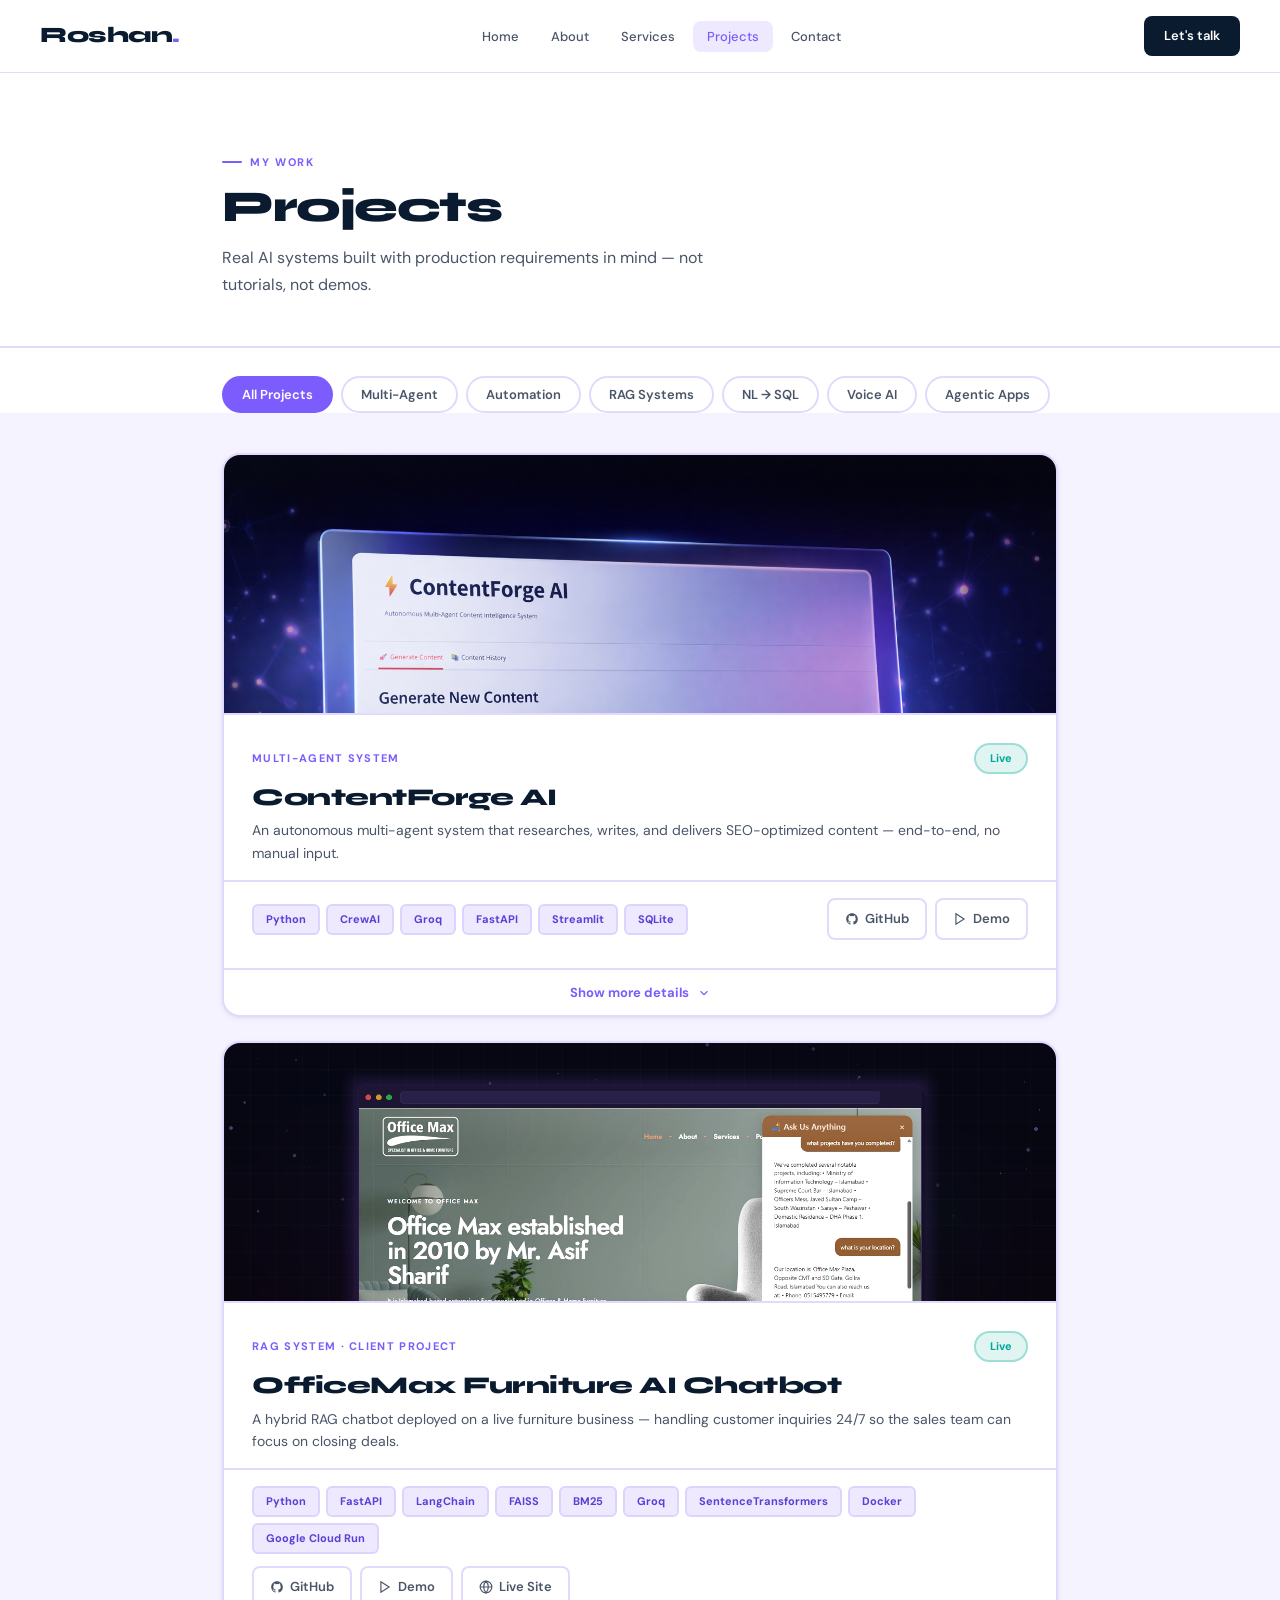
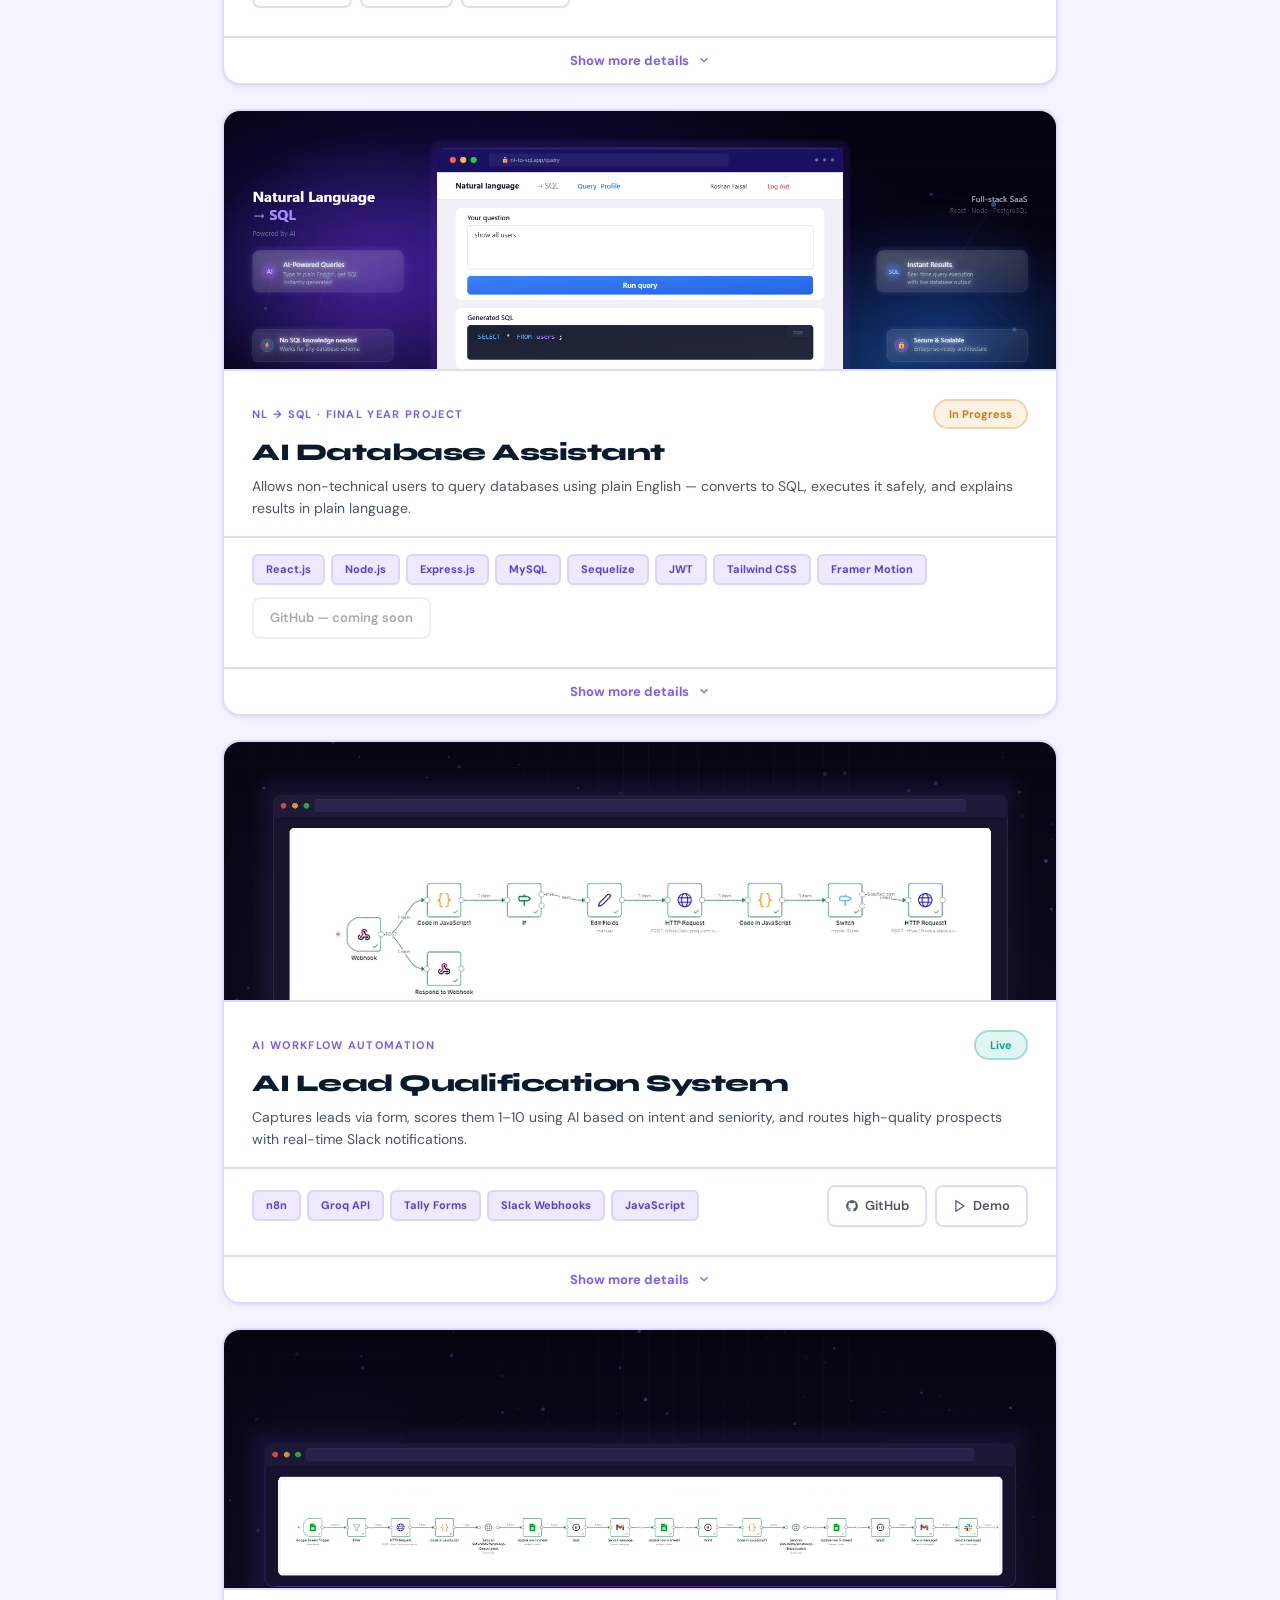
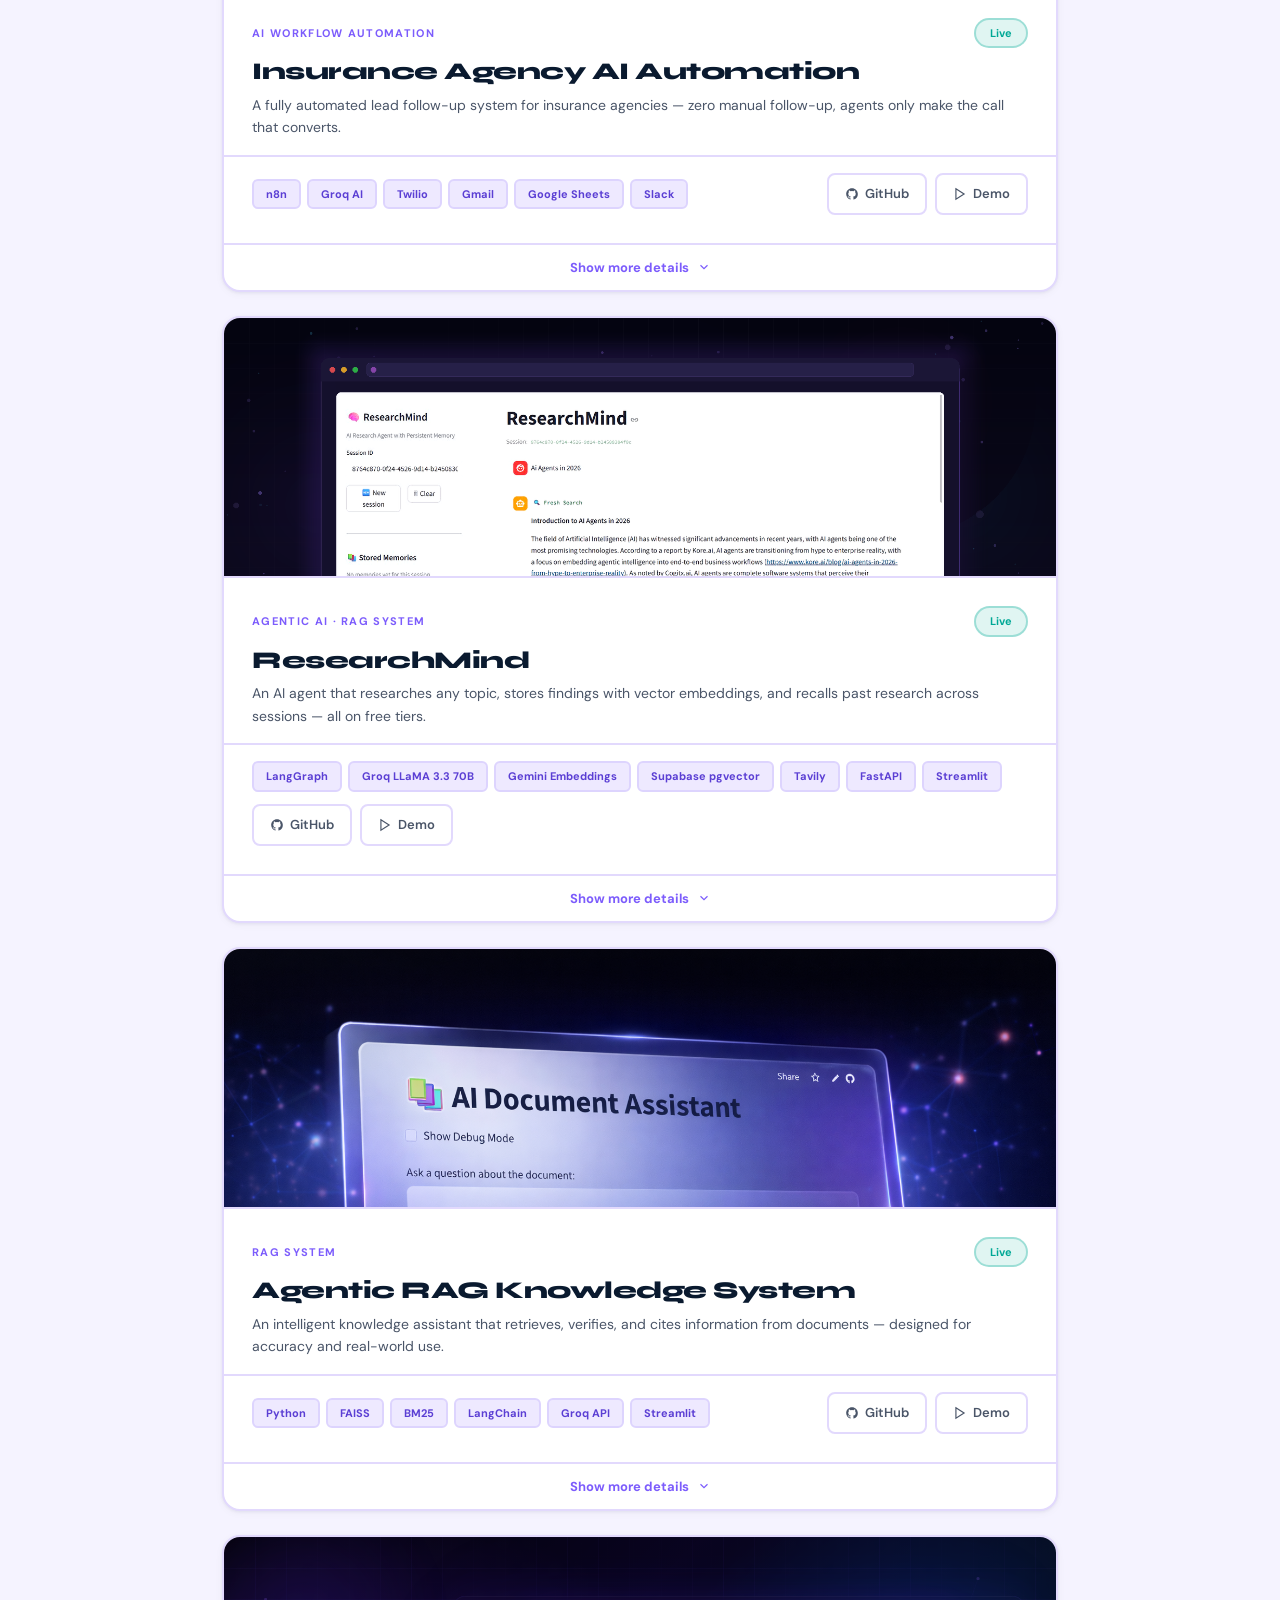
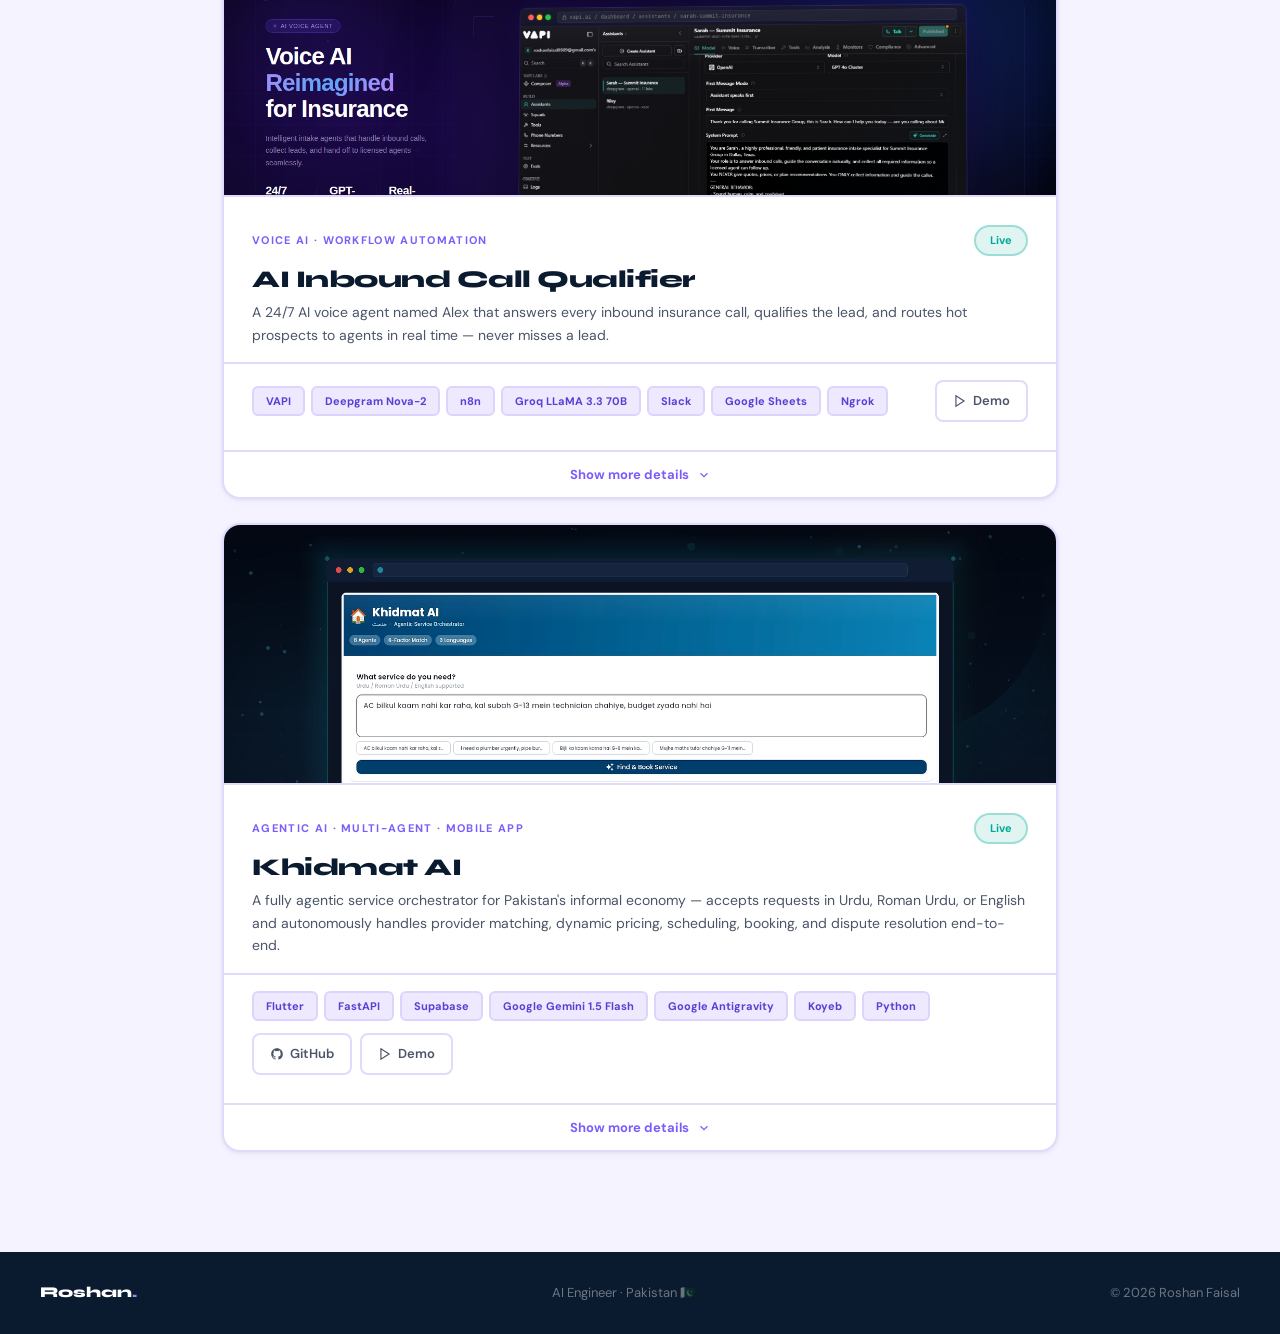
<file: projects.html>
<!DOCTYPE html>
<html lang="en">
<head>
<meta charset="UTF-8"><meta name="viewport" content="width=device-width,initial-scale=1.0">
<title>Projects — Roshan Faisal</title>
<link rel="preconnect" href="https://fonts.googleapis.com">
<link href="https://fonts.googleapis.com/css2?family=Syne:wght@400;600;700;800&family=DM+Sans:opsz,wght@9..40,300;9..40,400;9..40,500;9..40,600&display=swap" rel="stylesheet">
<link rel="stylesheet" href="style.css">
<style>
.page-hero{padding:80px 32px 48px;background:var(--bg-white);border-bottom:2px solid var(--border-soft);}
.filter-bar{padding:28px 32px 0;background:var(--bg-white);}
.filter-tabs{display:flex;gap:8px;flex-wrap:wrap;}
.filter-tab{font-size:13px;font-weight:600;padding:8px 18px;border-radius:100px;border:2px solid var(--border-soft);background:var(--bg-white);color:var(--text-muted);cursor:pointer;font-family:var(--font-body);transition:all .2s;}
.filter-tab:hover{border-color:var(--purple);color:var(--purple);}
.filter-tab.active{background:var(--purple);border-color:var(--purple);color:#fff;}
.projects-section{padding:40px 32px 100px;background:var(--bg-soft);}
.projects-list{display:flex;flex-direction:column;gap:24px;}
.project-card{background:var(--bg-white);border:2px solid var(--border-soft);border-radius:18px;overflow:hidden;box-shadow:var(--shadow-sm);transition:box-shadow .2s,border-color .2s;}
.project-card:hover{box-shadow:var(--shadow-md);border-color:var(--border);}
.project-img-wrap{width:100%;height:260px;overflow:hidden;background:var(--bg-lavender);border-bottom:2px solid var(--border-soft);display:flex;align-items:center;justify-content:center;}
.project-img-wrap img{width:100%;height:100%;object-fit:cover;object-position:top;transition:transform .4s ease;}
.project-card:hover .project-img-wrap img{transform:scale(1.02);}
.img-placeholder{width:100%;height:100%;display:flex;flex-direction:column;align-items:center;justify-content:center;gap:12px;color:var(--text-dim);font-size:13px;font-weight:600;}
.img-placeholder svg{width:36px;height:36px;stroke:var(--purple-light);fill:none;}
.project-content{padding:28px 28px 0;}
.project-meta{display:flex;align-items:center;justify-content:space-between;flex-wrap:wrap;gap:10px;margin-bottom:10px;}
.project-cat{font-size:11px;font-weight:700;text-transform:uppercase;letter-spacing:.12em;color:var(--purple);}
.project-status{font-size:11px;font-weight:700;padding:4px 14px;border-radius:100px;white-space:nowrap;}
.status-live{background:rgba(0,168,150,.12);color:var(--teal);border:2px solid rgba(0,168,150,.3);}
.status-wip{background:rgba(217,119,6,.10);color:#D97706;border:2px solid rgba(217,119,6,.25);}
.status-planned{background:var(--bg-soft);color:var(--text-dim);border:2px solid var(--border-soft);}
.project-title{font-family:var(--font-display);font-size:24px;font-weight:800;color:var(--navy);letter-spacing:-.5px;margin-bottom:8px;line-height:1.15;}
.project-oneliner{font-size:14px;color:var(--text-muted);line-height:1.6;margin-bottom:0;}
.expand-btn{width:100%;padding:14px 28px;background:transparent;border:none;border-top:2px solid var(--border-soft);color:var(--purple);font-size:13px;font-weight:700;cursor:pointer;font-family:var(--font-body);display:flex;align-items:center;justify-content:center;gap:8px;transition:background .2s;margin-top:4px;}
.expand-btn:hover{background:var(--purple-soft);}
.expand-btn svg{width:14px;height:14px;transition:transform .3s;flex-shrink:0;}
.expand-btn.open svg{transform:rotate(180deg);}
.project-details{padding:0 28px;max-height:0;overflow:hidden;transition:max-height .4s ease,padding .3s;}
.project-details.open{max-height:2000px;padding-bottom:8px;}
.details-section{padding:20px 0;border-top:2px solid var(--border-soft);}
.details-section:first-child{border-top:none;}
.details-label{font-size:11px;font-weight:700;text-transform:uppercase;letter-spacing:.12em;color:var(--purple);margin-bottom:10px;}
.details-text{font-size:15px;color:var(--text-muted);line-height:1.8;}
.details-text strong{color:var(--navy);font-weight:600;}
.agent-list{list-style:none;display:flex;flex-direction:column;gap:8px;margin-top:4px;}
.agent-list li{font-size:14px;color:var(--text-muted);padding:10px 14px;border-radius:8px;background:var(--purple-soft);border:2px solid var(--purple-mid);line-height:1.5;}
.agent-list li strong{color:var(--navy);font-weight:600;}
.features-pills{display:flex;flex-wrap:wrap;gap:8px;margin-top:8px;}
.feat-pill{font-size:12px;padding:5px 14px;border-radius:100px;background:var(--purple-soft);border:2px solid var(--purple-mid);color:var(--purple-dark);font-weight:600;}
.project-footer{padding:16px 28px 24px;display:flex;align-items:center;justify-content:space-between;gap:12px;flex-wrap:wrap;border-top:2px solid var(--border-soft);margin-top:16px;}
.tech-tags{display:flex;flex-wrap:wrap;gap:6px;}
.tech-tag{font-size:11px;font-weight:700;padding:4px 12px;border-radius:6px;background:var(--purple-soft);color:var(--purple-dark);border:2px solid var(--purple-mid);}
.project-links{display:flex;gap:8px;}
.proj-link{display:inline-flex;align-items:center;gap:6px;font-size:13px;font-weight:600;padding:8px 16px;border-radius:8px;text-decoration:none;transition:all .2s;border:2px solid var(--border-soft);color:var(--text-muted);background:var(--bg-white);}
.proj-link:hover{border-color:var(--purple);color:var(--purple);background:var(--purple-soft);}
.proj-link svg{width:14px;height:14px;flex-shrink:0;}
@media(max-width:600px){
  .project-content,.project-footer{padding-left:20px;padding-right:20px;}
  .page-hero,.filter-bar,.projects-section{padding-left:20px;padding-right:20px;}
  .project-img-wrap{height:200px;}
}
</style>
</head>
<body>
<nav>
  <a href="index.html" class="nav-logo">Roshan<span>.</span></a>
  <ul class="nav-links">
    <li><a href="index.html">Home</a></li><li><a href="about.html">About</a></li><li><a href="services.html">Services</a></li><li><a href="projects.html" class="active">Projects</a></li><li><a href="contact.html">Contact</a></li>
  </ul>
  <a href="contact.html" class="nav-cta">Let's talk</a>
  <button class="nav-hamburger" id="ham"><span></span><span></span><span></span></button>
</nav>
<div class="mobile-menu" id="mob">
  <button class="mobile-close" id="mob-close">✕</button>
  <a href="index.html">Home</a><a href="about.html">About</a><a href="services.html">Services</a><a href="projects.html" class="active">Projects</a><a href="contact.html">Contact</a>
</div>
<div class="page-wrapper">
<section class="page-hero"><div class="container"><div class="section-label">My work</div><h1 class="section-title">Projects</h1><p class="section-sub">Real AI systems built with production requirements in mind — not tutorials, not demos.</p></div></section>
<div class="filter-bar"><div class="container"><div class="filter-tabs">
  <button class="filter-tab active" onclick="filter('all',this)">All Projects</button>
  <button class="filter-tab" onclick="filter('multi-agent',this)">Multi-Agent</button>
  <button class="filter-tab" onclick="filter('automation',this)">Automation</button>
  <button class="filter-tab" onclick="filter('rag',this)">RAG Systems</button>
  <button class="filter-tab" onclick="filter('nlsql',this)">NL → SQL</button>
  <button class="filter-tab" onclick="filter('voice',this)">Voice AI</button>
  <button class="filter-tab" onclick="filter('agentic-app',this)">Agentic Apps</button>
</div></div></div>

<section class="projects-section"><div class="container"><div class="projects-list">

  <!-- PROJECT 1 -->
  <div class="project-card fade-in" data-cat="multi-agent">
    <div class="project-img-wrap">
      <img src="project1.png" alt="ContentForge AI">
    </div>
    <div class="project-content">
      <div class="project-meta"><span class="project-cat">Multi-Agent System</span><span class="project-status status-live">Live</span></div>
      <div class="project-title">ContentForge AI</div>
      <div class="project-oneliner">An autonomous multi-agent system that researches, writes, and delivers SEO-optimized content — end-to-end, no manual input.</div>
    </div>
    <div class="project-footer">
      <div class="tech-tags"><span class="tech-tag">Python</span><span class="tech-tag">CrewAI</span><span class="tech-tag">Groq</span><span class="tech-tag">FastAPI</span><span class="tech-tag">Streamlit</span><span class="tech-tag">SQLite</span></div>
      <div class="project-links">
        <a href="https://github.com/Roshu-313/contentforge-ai" target="_blank" class="proj-link"><svg fill="currentColor" viewBox="0 0 24 24"><path d="M12 2C6.477 2 2 6.484 2 12.017c0 4.425 2.865 8.18 6.839 9.504.5.092.682-.217.682-.483 0-.237-.008-.868-.013-1.703-2.782.605-3.369-1.343-3.369-1.343-.454-1.158-1.11-1.466-1.11-1.466-.908-.62.069-.608.069-.608 1.003.07 1.531 1.032 1.531 1.032.892 1.53 2.341 1.088 2.91.832.092-.647.35-1.088.636-1.338-2.22-.253-4.555-1.113-4.555-4.951 0-1.093.39-1.988 1.029-2.688-.103-.253-.446-1.272.098-2.65 0 0 .84-.27 2.75 1.026A9.564 9.564 0 0 1 12 6.844a9.59 9.59 0 0 1 2.504.337c1.909-1.296 2.747-1.027 2.747-1.027.546 1.379.202 2.398.1 2.651.64.7 1.028 1.595 1.028 2.688 0 3.848-2.339 4.695-4.566 4.943.359.309.678.92.678 1.855 0 1.338-.012 2.419-.012 2.747 0 .268.18.58.688.482A10.02 10.02 0 0 0 22 12.017C22 6.484 17.522 2 12 2z"/></svg>GitHub</a>
        <a href="https://www.loom.com/share/900a41b6c90642f7852d3afcf8422004" target="_blank" class="proj-link"><svg fill="none" stroke="currentColor" stroke-width="2" viewBox="0 0 24 24"><polygon points="5 3 19 12 5 21 5 3"/></svg>Demo</a>
      </div>
    </div>
    <button class="expand-btn" onclick="toggleProject(this)">Show more details <svg fill="none" stroke="currentColor" stroke-width="2" viewBox="0 0 24 24"><path d="m6 9 6 6 6-6"/></svg></button>
    <div class="project-details">
      <div class="details-section"><div class="details-label">The problem</div><div class="details-text">Traditional AI content tools rely on single prompts, leading to generic results. ContentForge AI orchestrates <strong>multiple specialized AI agents</strong> in a structured pipeline — each handling a specific stage for higher accuracy and production-ready outputs.</div></div>
      <div class="details-section"><div class="details-label">How it works</div><ul class="agent-list"><li><strong>Researcher Agent</strong> → Real-time web research, trend identification, SEO keyword extraction</li><li><strong>Writer Agent</strong> → 600–800 word blog post + LinkedIn, X, Instagram content</li><li><strong>Reviewer Agent</strong> → Quality validation, formatting, structured Pydantic JSON output</li></ul></div>
      <div class="details-section"><div class="details-label">Key features</div><div class="features-pills"><span class="feat-pill">Multi-agent orchestration (CrewAI)</span><span class="feat-pill">Real-time web research</span><span class="feat-pill">SEO-optimized content</span><span class="feat-pill">Platform-native social posts</span><span class="feat-pill">FastAPI + Streamlit UI</span><span class="feat-pill">SQLite content history</span><span class="feat-pill">Pydantic structured output</span><span class="feat-pill">Free-tier optimized</span></div></div>
    </div>
  </div>

  <!-- PROJECT 2 — OfficeMax -->
  <div class="project-card fade-in" data-cat="rag">
    <div class="project-img-wrap">
      <img src="projectfr.png" alt="OfficeMax Furniture AI Chatbot">
    </div>
    <div class="project-content">
      <div class="project-meta"><span class="project-cat">RAG System · Client Project</span><span class="project-status status-live">Live</span></div>
      <div class="project-title">OfficeMax Furniture AI Chatbot</div>
      <div class="project-oneliner">A hybrid RAG chatbot deployed on a live furniture business — handling customer inquiries 24/7 so the sales team can focus on closing deals.</div>
    </div>
    <div class="project-footer">
      <div class="tech-tags"><span class="tech-tag">Python</span><span class="tech-tag">FastAPI</span><span class="tech-tag">LangChain</span><span class="tech-tag">FAISS</span><span class="tech-tag">BM25</span><span class="tech-tag">Groq</span><span class="tech-tag">SentenceTransformers</span><span class="tech-tag">Docker</span><span class="tech-tag">Google Cloud Run</span></div>
      <div class="project-links">
        <a href="https://github.com/Roshu-313/furniture-rag-backend" target="_blank" class="proj-link"><svg fill="currentColor" viewBox="0 0 24 24"><path d="M12 2C6.477 2 2 6.484 2 12.017c0 4.425 2.865 8.18 6.839 9.504.5.092.682-.217.682-.483 0-.237-.008-.868-.013-1.703-2.782.605-3.369-1.343-3.369-1.343-.454-1.158-1.11-1.466-1.11-1.466-.908-.62.069-.608.069-.608 1.003.07 1.531 1.032 1.531 1.032.892 1.53 2.341 1.088 2.91.832.092-.647.35-1.088.636-1.338-2.22-.253-4.555-1.113-4.555-4.951 0-1.093.39-1.988 1.029-2.688-.103-.253-.446-1.272.098-2.65 0 0 .84-.27 2.75 1.026A9.564 9.564 0 0 1 12 6.844a9.59 9.59 0 0 1 2.504.337c1.909-1.296 2.747-1.027 2.747-1.027.546 1.379.202 2.398.1 2.651.64.7 1.028 1.595 1.028 2.688 0 3.848-2.339 4.695-4.566 4.943.359.309.678.92.678 1.855 0 1.338-.012 2.419-.012 2.747 0 .268.18.58.688.482A10.02 10.02 0 0 0 22 12.017C22 6.484 17.522 2 12 2z"/></svg>GitHub</a>
        <a href="#" target="_blank" class="proj-link"><svg fill="none" stroke="currentColor" stroke-width="2" viewBox="0 0 24 24"><polygon points="5 3 19 12 5 21 5 3"/></svg>Demo</a>
        <a href="https://officemaxfurnitures.com" target="_blank" class="proj-link"><svg fill="none" stroke="currentColor" stroke-width="2" viewBox="0 0 24 24"><path d="M12 2a10 10 0 1 0 0 20A10 10 0 0 0 12 2z"/><path d="M2 12h20M12 2a15.3 15.3 0 0 1 4 10 15.3 15.3 0 0 1-4 10 15.3 15.3 0 0 1-4-10 15.3 15.3 0 0 1 4-10z"/></svg>Live Site</a>
      </div>
    </div>
    <button class="expand-btn" onclick="toggleProject(this)">Show more details <svg fill="none" stroke="currentColor" stroke-width="2" viewBox="0 0 24 24"><path d="m6 9 6 6 6-6"/></svg></button>
    <div class="project-details">
      <div class="details-section"><div class="details-label">The problem</div><div class="details-text">Furniture customers ask repetitive questions about products, services, and past projects — tying up sales staff on basic inquiries instead of closing deals. The client needed a solution that could handle these questions 24/7 without human involvement.</div></div>
      <div class="details-section"><div class="details-label">How it works</div><ul class="agent-list"><li><strong>Hybrid retrieval</strong> → FAISS semantic search + BM25 keyword search find the most relevant information from the knowledge base</li><li><strong>Cross-encoder reranking</strong> → Results are reranked for precision before being passed to the LLM</li><li><strong>LLaMA 3.3 70B via Groq</strong> → Generates natural, accurate responses from the retrieved context</li><li><strong>Smart escalation</strong> → Pricing and availability queries are routed to the sales team automatically</li></ul></div>
      <div class="details-section"><div class="details-label">Key features</div><div class="features-pills"><span class="feat-pill">Hybrid retrieval (FAISS + BM25 + reranking)</span><span class="feat-pill">Researched &amp; authored entire knowledge base from scratch</span><span class="feat-pill">Conversation memory across sessions</span><span class="feat-pill">Smart escalation to sales team</span><span class="feat-pill">Embedded in WordPress via custom chat widget</span><span class="feat-pill">Deployed on Google Cloud Run + Docker</span><span class="feat-pill">Live on officemaxfurnitures.com</span></div></div>
    </div>
  </div>

  <!-- PROJECT 3 — NL SQL -->
  <div class="project-card fade-in" data-cat="nlsql">
    <div class="project-img-wrap">
      <img src="project3.png" alt="AI Database Assistant">
    </div>
    <div class="project-content">
      <div class="project-meta"><span class="project-cat">NL → SQL · Final Year Project</span><span class="project-status status-wip">In Progress</span></div>
      <div class="project-title">AI Database Assistant</div>
      <div class="project-oneliner">Allows non-technical users to query databases using plain English — converts to SQL, executes it safely, and explains results in plain language.</div>
    </div>
    <div class="project-footer">
      <div class="tech-tags"><span class="tech-tag">React.js</span><span class="tech-tag">Node.js</span><span class="tech-tag">Express.js</span><span class="tech-tag">MySQL</span><span class="tech-tag">Sequelize</span><span class="tech-tag">JWT</span><span class="tech-tag">Tailwind CSS</span><span class="tech-tag">Framer Motion</span></div>
      <div class="project-links"><span class="proj-link" style="opacity:.5;cursor:default;">GitHub — coming soon</span></div>
    </div>
    <button class="expand-btn" onclick="toggleProject(this)">Show more details <svg fill="none" stroke="currentColor" stroke-width="2" viewBox="0 0 24 24"><path d="m6 9 6 6 6-6"/></svg></button>
    <div class="project-details">
      <div class="details-section"><div class="details-label">The problem</div><div class="details-text">Business teams depend on developers to access data. Users just ask: <strong>"Show top customers by revenue last month"</strong> — and get structured results with plain-English explanations, no SQL knowledge needed.</div></div>
      <div class="details-section"><div class="details-label">How it works</div><ul class="agent-list"><li><strong>Step 1</strong> → Schema-aware NL → SQL conversion using LangChain + OpenAI</li><li><strong>Step 2</strong> → Safe query execution with guardrails via SQLAlchemy</li><li><strong>Step 3</strong> → Structured results with data visualizations</li><li><strong>Step 4</strong> → Plain-English explanation of what the data means</li></ul></div>
      <div class="details-section"><div class="details-label">Key features</div><div class="features-pills"><span class="feat-pill">Schema-aware NL → SQL</span><span class="feat-pill">Safe query execution</span><span class="feat-pill">Plain-English explanations</span><span class="feat-pill">Multi-database support</span><span class="feat-pill">Streamlit UI</span></div></div>
    </div>
  </div>

  <!-- PROJECT 4 — Lead Qualification -->
  <div class="project-card fade-in" data-cat="automation">
    <div class="project-img-wrap">
      <img src="project4.png" alt="AI Lead Qualification System">
    </div>
    <div class="project-content">
      <div class="project-meta"><span class="project-cat">AI Workflow Automation</span><span class="project-status status-live">Live</span></div>
      <div class="project-title">AI Lead Qualification System</div>
      <div class="project-oneliner">Captures leads via form, scores them 1–10 using AI based on intent and seniority, and routes high-quality prospects with real-time Slack notifications.</div>
    </div>
    <div class="project-footer">
      <div class="tech-tags"><span class="tech-tag">n8n</span><span class="tech-tag">Groq API</span><span class="tech-tag">Tally Forms</span><span class="tech-tag">Slack Webhooks</span><span class="tech-tag">JavaScript</span></div>
      <div class="project-links">
        <a href="https://github.com/Roshu-313/AI-Lead-Qualification-System" target="_blank" class="proj-link"><svg fill="currentColor" viewBox="0 0 24 24"><path d="M12 2C6.477 2 2 6.484 2 12.017c0 4.425 2.865 8.18 6.839 9.504.5.092.682-.217.682-.483 0-.237-.008-.868-.013-1.703-2.782.605-3.369-1.343-3.369-1.343-.454-1.158-1.11-1.466-1.11-1.466-.908-.62.069-.608.069-.608 1.003.07 1.531 1.032 1.531 1.032.892 1.53 2.341 1.088 2.91.832.092-.647.35-1.088.636-1.338-2.22-.253-4.555-1.113-4.555-4.951 0-1.093.39-1.988 1.029-2.688-.103-.253-.446-1.272.098-2.65 0 0 .84-.27 2.75 1.026A9.564 9.564 0 0 1 12 6.844a9.59 9.59 0 0 1 2.504.337c1.909-1.296 2.747-1.027 2.747-1.027.546 1.379.202 2.398.1 2.651.64.7 1.028 1.595 1.028 2.688 0 3.848-2.339 4.695-4.566 4.943.359.309.678.92.678 1.855 0 1.338-.012 2.419-.012 2.747 0 .268.18.58.688.482A10.02 10.02 0 0 0 22 12.017C22 6.484 17.522 2 12 2z"/></svg>GitHub</a>
        <a href="https://www.loom.com/share/afff8e51224d4e7aa363ac0af8fd4c31" target="_blank" class="proj-link"><svg fill="none" stroke="currentColor" stroke-width="2" viewBox="0 0 24 24"><polygon points="5 3 19 12 5 21 5 3"/></svg>Demo</a>
      </div>
    </div>
    <button class="expand-btn" onclick="toggleProject(this)">Show more details <svg fill="none" stroke="currentColor" stroke-width="2" viewBox="0 0 24 24"><path d="m6 9 6 6 6-6"/></svg></button>
    <div class="project-details">
      <div class="details-section"><div class="details-label">The problem</div><div class="details-text">Sales teams waste hours manually reviewing leads and deciding who to follow up with. Most leads go cold before anyone acts on them. This system automates the entire qualification pipeline — from capture to scored, routed, and notified — with zero manual effort.</div></div>
      <div class="details-section"><div class="details-label">How it works</div><ul class="agent-list"><li><strong>Step 1 — Capture</strong> → Leads submit via Tally form; data is validated and cleaned automatically</li><li><strong>Step 2 — Score</strong> → AI scores each lead 1–10 based on intent, company relevance, and seniority</li><li><strong>Step 3 — Filter</strong> → Only high-quality leads pass through to the next stage</li><li><strong>Step 4 — Notify</strong> → Sales team receives real-time Slack notifications for hot prospects</li></ul></div>
      <div class="details-section"><div class="details-label">Key features</div><div class="features-pills"><span class="feat-pill">AI lead scoring (1–10)</span><span class="feat-pill">Intent &amp; seniority analysis</span><span class="feat-pill">Tally Forms integration</span><span class="feat-pill">Real-time Slack notifications</span><span class="feat-pill">Automated lead routing</span><span class="feat-pill">Reduces manual sales effort</span><span class="feat-pill">Improves conversion rates</span></div></div>
    </div>
  </div>

  <!-- PROJECT 5 — Insurance Automation — upload screenshot as projectleads.png -->
  <div class="project-card fade-in" data-cat="automation">
    <div class="project-img-wrap">
      <img src="projectleads.png" alt="Insurance Agency AI Automation">
    </div>
    <div class="project-content">
      <div class="project-meta"><span class="project-cat">AI Workflow Automation</span><span class="project-status status-live">Live</span></div>
      <div class="project-title">Insurance Agency AI Automation</div>
      <div class="project-oneliner">A fully automated lead follow-up system for insurance agencies — zero manual follow-up, agents only make the call that converts.</div>
    </div>
    <div class="project-footer">
      <div class="tech-tags"><span class="tech-tag">n8n</span><span class="tech-tag">Groq AI</span><span class="tech-tag">Twilio</span><span class="tech-tag">Gmail</span><span class="tech-tag">Google Sheets</span><span class="tech-tag">Slack</span></div>
      <div class="project-links">
        <a href="https://github.com/Roshu-313/insurance-agency-ai-automation" target="_blank" class="proj-link"><svg fill="currentColor" viewBox="0 0 24 24"><path d="M12 2C6.477 2 2 6.484 2 12.017c0 4.425 2.865 8.18 6.839 9.504.5.092.682-.217.682-.483 0-.237-.008-.868-.013-1.703-2.782.605-3.369-1.343-3.369-1.343-.454-1.158-1.11-1.466-1.11-1.466-.908-.62.069-.608.069-.608 1.003.07 1.531 1.032 1.531 1.032.892 1.53 2.341 1.088 2.91.832.092-.647.35-1.088.636-1.338-2.22-.253-4.555-1.113-4.555-4.951 0-1.093.39-1.988 1.029-2.688-.103-.253-.446-1.272.098-2.65 0 0 .84-.27 2.75 1.026A9.564 9.564 0 0 1 12 6.844a9.59 9.59 0 0 1 2.504.337c1.909-1.296 2.747-1.027 2.747-1.027.546 1.379.202 2.398.1 2.651.64.7 1.028 1.595 1.028 2.688 0 3.848-2.339 4.695-4.566 4.943.359.309.678.92.678 1.855 0 1.338-.012 2.419-.012 2.747 0 .268.18.58.688.482A10.02 10.02 0 0 0 22 12.017C22 6.484 17.522 2 12 2z"/></svg>GitHub</a>
        <a href="https://www.loom.com/share/c1aacc3b8770450d8fa608587e59bd6f" target="_blank" class="proj-link"><svg fill="none" stroke="currentColor" stroke-width="2" viewBox="0 0 24 24"><polygon points="5 3 19 12 5 21 5 3"/></svg>Demo</a>
      </div>
    </div>
    <button class="expand-btn" onclick="toggleProject(this)">Show more details <svg fill="none" stroke="currentColor" stroke-width="2" viewBox="0 0 24 24"><path d="m6 9 6 6 6-6"/></svg></button>
    <div class="project-details">
      <div class="details-section"><div class="details-label">The problem</div><div class="details-text">Insurance agents spend hours manually following up with leads via calls, texts, and emails — most of which go unanswered. Leads go cold while agents are stuck doing admin instead of selling. This system handles the entire follow-up sequence automatically, so agents only engage when a lead is warm.</div></div>
      <div class="details-section"><div class="details-label">How it works</div><ul class="agent-list"><li><strong>Day 0</strong> → New lead added to Google Sheets → Groq AI (LLaMA 3.3 70B) writes a personalized SMS → Twilio sends it instantly → Sheet updated to "Contacted"</li><li><strong>Day 2</strong> → Personalized follow-up email sent automatically via Gmail</li><li><strong>Day 5</strong> → Urgency SMS fires, tailored to lead type (Medicare, ACA, or Auto)</li><li><strong>Day 10</strong> → Soft close email sends automatically</li><li><strong>Every step</strong> → Slack notifies the agent in real time</li></ul></div>
      <div class="details-section"><div class="details-label">Key features</div><div class="features-pills"><span class="feat-pill">AI-personalized SMS via Twilio</span><span class="feat-pill">10-day automated follow-up sequence</span><span class="feat-pill">LLaMA 3.3 70B copywriting</span><span class="feat-pill">Google Sheets as CRM</span><span class="feat-pill">Gmail automated emails</span><span class="feat-pill">Real-time Slack agent alerts</span><span class="feat-pill">Insurance-type aware messaging (Medicare / ACA / Auto)</span><span class="feat-pill">Zero manual follow-up</span></div></div>
    </div>
  </div>


  <!-- PROJECT 6 — ResearchMind — upload screenshot as projectrm.png -->
  <div class="project-card fade-in" data-cat="rag">
    <div class="project-img-wrap">
      <img src="projectrm.png" alt="ResearchMind AI Agent">
    </div>
    <div class="project-content">
      <div class="project-meta"><span class="project-cat">Agentic AI · RAG System</span><span class="project-status status-live">Live</span></div>
      <div class="project-title">ResearchMind</div>
      <div class="project-oneliner">An AI agent that researches any topic, stores findings with vector embeddings, and recalls past research across sessions — all on free tiers.</div>
    </div>
    <div class="project-footer">
      <div class="tech-tags"><span class="tech-tag">LangGraph</span><span class="tech-tag">Groq LLaMA 3.3 70B</span><span class="tech-tag">Gemini Embeddings</span><span class="tech-tag">Supabase pgvector</span><span class="tech-tag">Tavily</span><span class="tech-tag">FastAPI</span><span class="tech-tag">Streamlit</span></div>
      <div class="project-links">
        <a href="https://github.com/Roshu-313/researchmind" target="_blank" class="proj-link"><svg fill="currentColor" viewBox="0 0 24 24"><path d="M12 2C6.477 2 2 6.484 2 12.017c0 4.425 2.865 8.18 6.839 9.504.5.092.682-.217.682-.483 0-.237-.008-.868-.013-1.703-2.782.605-3.369-1.343-3.369-1.343-.454-1.158-1.11-1.466-1.11-1.466-.908-.62.069-.608.069-.608 1.003.07 1.531 1.032 1.531 1.032.892 1.53 2.341 1.088 2.91.832.092-.647.35-1.088.636-1.338-2.22-.253-4.555-1.113-4.555-4.951 0-1.093.39-1.988 1.029-2.688-.103-.253-.446-1.272.098-2.65 0 0 .84-.27 2.75 1.026A9.564 9.564 0 0 1 12 6.844a9.59 9.59 0 0 1 2.504.337c1.909-1.296 2.747-1.027 2.747-1.027.546 1.379.202 2.398.1 2.651.64.7 1.028 1.595 1.028 2.688 0 3.848-2.339 4.695-4.566 4.943.359.309.678.92.678 1.855 0 1.338-.012 2.419-.012 2.747 0 .268.18.58.688.482A10.02 10.02 0 0 0 22 12.017C22 6.484 17.522 2 12 2z"/></svg>GitHub</a>
        <a href="https://www.loom.com/share/5a1aa8049f1643f397b84df0ca8301cc" target="_blank" class="proj-link"><svg fill="none" stroke="currentColor" stroke-width="2" viewBox="0 0 24 24"><polygon points="5 3 19 12 5 21 5 3"/></svg>Demo</a>
      </div>
    </div>
    <button class="expand-btn" onclick="toggleProject(this)">Show more details <svg fill="none" stroke="currentColor" stroke-width="2" viewBox="0 0 24 24"><path d="m6 9 6 6 6-6"/></svg></button>
    <div class="project-details">
      <div class="details-section"><div class="details-label">The problem</div><div class="details-text">AI assistants have no memory — every session starts from scratch. You re-research the same topics repeatedly, wasting time. ResearchMind solves this by storing research findings as vector embeddings and recalling them intelligently on future queries.</div></div>
      <div class="details-section"><div class="details-label">How it works</div><ul class="agent-list"><li><strong>Query embedding</strong> → Your query is embedded with Gemini text-embedding-004 (768 dimensions)</li><li><strong>Memory check</strong> → Supabase pgvector runs cosine similarity search across past research</li><li><strong>Cache hit (🧠)</strong> → If similarity &gt; 0.75, cached summary returned instantly — no API call needed</li><li><strong>Cache miss (🔍)</strong> → Tavily searches the web, Groq LLaMA 3.3 70B summarizes, result stored to Supabase for next time</li></ul></div>
      <div class="details-section"><div class="details-label">Key features</div><div class="features-pills"><span class="feat-pill">LangGraph agent framework</span><span class="feat-pill">Persistent vector memory (Supabase pgvector)</span><span class="feat-pill">Gemini embeddings (768-dim)</span><span class="feat-pill">Tavily real-time web search</span><span class="feat-pill">Cosine similarity recall</span><span class="feat-pill">FastAPI + Streamlit UI</span><span class="feat-pill">100% free tier stack</span></div></div>
    </div>
  </div>

  <!-- PROJECT 7 — Agentic RAG -->
  <div class="project-card fade-in" data-cat="rag">
    <div class="project-img-wrap">
      <img src="project2.png" alt="Agentic RAG Knowledge System">
    </div>
    <div class="project-content">
      <div class="project-meta"><span class="project-cat">RAG System</span><span class="project-status status-live">Live</span></div>
      <div class="project-title">Agentic RAG Knowledge System</div>
      <div class="project-oneliner">An intelligent knowledge assistant that retrieves, verifies, and cites information from documents — designed for accuracy and real-world use.</div>
    </div>
    <div class="project-footer">
      <div class="tech-tags"><span class="tech-tag">Python</span><span class="tech-tag">FAISS</span><span class="tech-tag">BM25</span><span class="tech-tag">LangChain</span><span class="tech-tag">Groq API</span><span class="tech-tag">Streamlit</span></div>
      <div class="project-links">
        <a href="https://github.com/Roshu-313/agentic-rag-alchemist" target="_blank" class="proj-link"><svg fill="currentColor" viewBox="0 0 24 24"><path d="M12 2C6.477 2 2 6.484 2 12.017c0 4.425 2.865 8.18 6.839 9.504.5.092.682-.217.682-.483 0-.237-.008-.868-.013-1.703-2.782.605-3.369-1.343-3.369-1.343-.454-1.158-1.11-1.466-1.11-1.466-.908-.62.069-.608.069-.608 1.003.07 1.531 1.032 1.531 1.032.892 1.53 2.341 1.088 2.91.832.092-.647.35-1.088.636-1.338-2.22-.253-4.555-1.113-4.555-4.951 0-1.093.39-1.988 1.029-2.688-.103-.253-.446-1.272.098-2.65 0 0 .84-.27 2.75 1.026A9.564 9.564 0 0 1 12 6.844a9.59 9.59 0 0 1 2.504.337c1.909-1.296 2.747-1.027 2.747-1.027.546 1.379.202 2.398.1 2.651.64.7 1.028 1.595 1.028 2.688 0 3.848-2.339 4.695-4.566 4.943.359.309.678.92.678 1.855 0 1.338-.012 2.419-.012 2.747 0 .268.18.58.688.482A10.02 10.02 0 0 0 22 12.017C22 6.484 17.522 2 12 2z"/></svg>GitHub</a>
        <a href="https://www.loom.com/share/18208275da9c47cc9e90ce5be030fe3a" target="_blank" class="proj-link"><svg fill="none" stroke="currentColor" stroke-width="2" viewBox="0 0 24 24"><polygon points="5 3 19 12 5 21 5 3"/></svg>Demo</a>
      </div>
    </div>
    <button class="expand-btn" onclick="toggleProject(this)">Show more details <svg fill="none" stroke="currentColor" stroke-width="2" viewBox="0 0 24 24"><path d="m6 9 6 6 6-6"/></svg></button>
    <div class="project-details">
      <div class="details-section"><div class="details-label">The problem</div><div class="details-text">Most AI systems hallucinate because they rely only on memory. This system uses an <strong>agentic retrieval pipeline</strong> — it actively searches documents, evaluates relevance, and only answers when it has strong supporting evidence. Every response includes source citations.</div></div>
      <div class="details-section"><div class="details-label">Designed for</div><ul class="agent-list"><li><strong>Internal knowledge bases</strong> → Instant answers from your company documents</li><li><strong>Document-heavy workflows</strong> → Legal, research, compliance teams</li><li><strong>Research &amp; analysis</strong> → Cited, verifiable outputs every time</li></ul></div>
      <div class="details-section"><div class="details-label">Key features</div><div class="features-pills"><span class="feat-pill">Agent-driven retrieval</span><span class="feat-pill">Source citations on every response</span><span class="feat-pill">FAISS + BM25 hybrid search</span><span class="feat-pill">Cross-encoder reranking</span><span class="feat-pill">Streaming responses</span><span class="feat-pill">Multi-LLM support</span></div></div>
    </div>
  </div>


  <!-- PROJECT 8 — AI Inbound Call Qualifier — upload screenshot as projectvoice.png -->
  <div class="project-card fade-in" data-cat="voice">
    <div class="project-img-wrap">
      <img src="projectvoice.png" alt="AI Inbound Call Qualifier — Summit Insurance Group">
    </div>
    <div class="project-content">
      <div class="project-meta"><span class="project-cat">Voice AI · Workflow Automation</span><span class="project-status status-live">Live</span></div>
      <div class="project-title">AI Inbound Call Qualifier</div>
      <div class="project-oneliner">A 24/7 AI voice agent named Alex that answers every inbound insurance call, qualifies the lead, and routes hot prospects to agents in real time — never misses a lead.</div>
    </div>
    <div class="project-footer">
      <div class="tech-tags"><span class="tech-tag">VAPI</span><span class="tech-tag">Deepgram Nova-2</span><span class="tech-tag">n8n</span><span class="tech-tag">Groq LLaMA 3.3 70B</span><span class="tech-tag">Slack</span><span class="tech-tag">Google Sheets</span><span class="tech-tag">Ngrok</span></div>
      <div class="project-links">
        <a href="https://www.loom.com/share/cf944489646b4bb3b8362c00e2a7299a" target="_blank" class="proj-link"><svg fill="none" stroke="currentColor" stroke-width="2" viewBox="0 0 24 24"><polygon points="5 3 19 12 5 21 5 3"/></svg>Demo</a>
      </div>
    </div>
    <button class="expand-btn" onclick="toggleProject(this)">Show more details <svg fill="none" stroke="currentColor" stroke-width="2" viewBox="0 0 24 24"><path d="m6 9 6 6 6-6"/></svg></button>
    <div class="project-details">
      <div class="details-section"><div class="details-label">The problem</div><div class="details-text">Independent insurance agencies lose leads every day to missed calls and slow manual data entry — especially during AEP season when call volume spikes. Every missed call is a lost policy. This system ensures <strong>every single inbound call is answered, qualified, and logged automatically</strong>, 24 hours a day.</div></div>
      <div class="details-section"><div class="details-label">How it works</div><ul class="agent-list"><li><strong>Inbound call</strong> → VAPI routes the call to Alex, the AI voice agent, who picks up instantly 24/7</li><li><strong>Natural conversation</strong> → Alex qualifies the caller for Medicare, ACA, or Auto insurance through a natural dialogue</li><li><strong>AI scoring</strong> → Groq LLaMA 3.3 70B scores every lead as Hot, Warm, or Cold based on the conversation</li><li><strong>Hot lead alert</strong> → Instant Slack notification fires to the agent for every Hot lead in real time</li><li><strong>Auto CRM logging</strong> → Every call is automatically logged to Google Sheets — no manual data entry</li></ul></div>
      <div class="details-section"><div class="details-label">Key features</div><div class="features-pills"><span class="feat-pill">24/7 inbound call answering</span><span class="feat-pill">Natural AI voice conversation (VAPI)</span><span class="feat-pill">Deepgram Nova-2 speech-to-text</span><span class="feat-pill">Hot / Warm / Cold lead scoring</span><span class="feat-pill">Instant Slack hot lead alerts</span><span class="feat-pill">Automatic Google Sheets CRM logging</span><span class="feat-pill">Medicare / ACA / Auto qualification</span><span class="feat-pill">Built for AEP season</span></div></div>
      <div class="details-section"><div class="details-label">Built for</div><div class="details-text">Independent insurance agencies during AEP season who are losing leads to missed calls and manual data entry. Summit Insurance Group was the first client deployment.</div></div>
    </div>
  </div>

  

    <!-- PROJECT 9 — Khidmat AI — upload screenshot as projectkhidmat.png -->
  <div class="project-card fade-in" data-cat="agentic-app">
    <div class="project-img-wrap">
      <img src="projectkhidmat.png" alt="Khidmat AI — Agentic Service Orchestrator">
    </div>
    <div class="project-content">
      <div class="project-meta"><span class="project-cat">Agentic AI · Multi-Agent · Mobile App</span><span class="project-status status-live">Live</span></div>
      <div class="project-title">Khidmat AI</div>
      <div class="project-oneliner">A fully agentic service orchestrator for Pakistan's informal economy — accepts requests in Urdu, Roman Urdu, or English and autonomously handles provider matching, dynamic pricing, scheduling, booking, and dispute resolution end-to-end.</div>
    </div>
    <div class="project-footer">
      <div class="tech-tags"><span class="tech-tag">Flutter</span><span class="tech-tag">FastAPI</span><span class="tech-tag">Supabase</span><span class="tech-tag">Google Gemini 1.5 Flash</span><span class="tech-tag">Google Antigravity</span><span class="tech-tag">Koyeb</span><span class="tech-tag">Python</span></div>
      <div class="project-links">
        <a href="https://github.com/Roshu-313/khidmat-ai" target="_blank" class="proj-link"><svg fill="currentColor" viewBox="0 0 24 24"><path d="M12 2C6.477 2 2 6.484 2 12.017c0 4.425 2.865 8.18 6.839 9.504.5.092.682-.217.682-.483 0-.237-.008-.868-.013-1.703-2.782.605-3.369-1.343-3.369-1.343-.454-1.158-1.11-1.466-1.11-1.466-.908-.62.069-.608.069-.608 1.003.07 1.531 1.032 1.531 1.032.892 1.53 2.341 1.088 2.91.832.092-.647.35-1.088.636-1.338-2.22-.253-4.555-1.113-4.555-4.951 0-1.093.39-1.988 1.029-2.688-.103-.253-.446-1.272.098-2.65 0 0 .84-.27 2.75 1.026A9.564 9.564 0 0 1 12 6.844a9.59 9.59 0 0 1 2.504.337c1.909-1.296 2.747-1.027 2.747-1.027.546 1.379.202 2.398.1 2.651.64.7 1.028 1.595 1.028 2.688 0 3.848-2.339 4.695-4.566 4.943.359.309.678.92.678 1.855 0 1.338-.012 2.419-.012 2.747 0 .268.18.58.688.482A10.02 10.02 0 0 0 22 12.017C22 6.484 17.522 2 12 2z"/></svg>GitHub</a>
        <a href="https://drive.google.com/file/d/1fwXbfCIqfueSoVkCU8v9JimeJe5tgoGP/view?usp=sharing" target="_blank" class="proj-link"><svg fill="none" stroke="currentColor" stroke-width="2" viewBox="0 0 24 24"><polygon points="5 3 19 12 5 21 5 3"/></svg>Demo</a>
      </div>
    </div>
    <button class="expand-btn" onclick="toggleProject(this)">Show more details <svg fill="none" stroke="currentColor" stroke-width="2" viewBox="0 0 24 24"><path d="m6 9 6 6 6-6"/></svg></button>
    <div class="project-details">
      <div class="details-section"><div class="details-label">The problem</div><div class="details-text">Pakistan's informal service economy — plumbers, electricians, tutors, mechanics — has no reliable booking system. Finding a trusted provider means asking around, calling friends, and hoping for the best. <strong>Khidmat AI bridges that gap</strong> with an AI-powered orchestration platform accessible via a simple mobile chat interface in any language.</div></div>
      <div class="details-section"><div class="details-label">8-Agent pipeline</div><ul class="agent-list">
        <li><strong>IntentParserAgent</strong> → Extracts service type, location, budget &amp; urgency from Urdu/Roman Urdu/English using Gemini</li>
        <li><strong>ComplexityClassifierAgent</strong> → Scores request complexity (simple/moderate/complex) to route to the right provider tier</li>
        <li><strong>ProviderMatcherAgent</strong> → 6-factor ranking: Distance(20%) + Reliability(20%) + Rating(18%) + Specialization(15%) + Availability(15%) + Price(12%)</li>
        <li><strong>SchedulingAgent</strong> → Checks schedule slots for conflicts, finds next available slot, handles emergency priority</li>
        <li><strong>PricingAgent</strong> → Dynamic pricing with demand multiplier + budget alternative if over budget</li>
        <li><strong>BookingAgent</strong> → Writes confirmed booking to DB, locks schedule slot, generates confirmation ID</li>
        <li><strong>ServiceQualityAgent</strong> → Post-service feedback collection, updates provider rating in real time</li>
        <li><strong>DisputeAgent</strong> → State-machine dispute resolution using Gemini for context-aware decisions and refund logic</li>
      </ul></div>
      <div class="details-section"><div class="details-label">Key features</div><div class="features-pills">
        <span class="feat-pill">Urdu / Roman Urdu / English input</span>
        <span class="feat-pill">8-agent autonomous pipeline</span>
        <span class="feat-pill">Google Antigravity orchestration</span>
        <span class="feat-pill">Dynamic pricing with demand multiplier</span>
        <span class="feat-pill">Real-time booking via Supabase</span>
        <span class="feat-pill">AI dispute resolution</span>
        <span class="feat-pill">Flutter mobile app with agent trace panel</span>
        <span class="feat-pill">100% free-tier stack</span>
        <span class="feat-pill">5 stress-test scenarios</span>
      </div></div>
      <div class="details-section"><div class="details-label">Tech stack</div><div class="details-text"><strong>Mobile:</strong> Flutter/Dart · <strong>Backend:</strong> FastAPI + Python · <strong>Database:</strong> Supabase (PostgreSQL + Realtime) · <strong>LLM:</strong> Google Gemini 1.5 Flash · <strong>Orchestration:</strong> Google Antigravity Agent Manager · <strong>Hosting:</strong> Koyeb (free tier) · <strong>Languages:</strong> Urdu, Roman Urdu, English, Mixed</div></div>
    </div>
  </div>

      <!--
  ADD A NEW PROJECT — copy this block and fill in your details:
  <div class="project-card fade-in" data-cat="CATEGORY">
    data-cat options: multi-agent | automation | rag | nlsql
    <div class="project-img-wrap"><img src="projectN.png" alt="Project Name"></div>
    <div class="project-content">
      <div class="project-meta"><span class="project-cat">Category</span><span class="project-status status-live">Live</span></div>
      <div class="project-title">Project Name</div>
      <div class="project-oneliner">One line description.</div>
    </div>
    <div class="project-footer">
      <div class="tech-tags"><span class="tech-tag">Tech</span></div>
      <div class="project-links"><a href="URL" target="_blank" class="proj-link">GitHub</a></div>
    </div>
    <button class="expand-btn" onclick="toggleProject(this)">Show more details <svg fill="none" stroke="currentColor" stroke-width="2" viewBox="0 0 24 24"><path d="m6 9 6 6 6-6"/></svg></button>
    <div class="project-details">
      <div class="details-section"><div class="details-label">Description</div><div class="details-text">Your text here.</div></div>
    </div>
  </div>
  -->

</div></div></section>
</div>
<footer><div class="footer-logo">Roshan<span>.</span></div><div>AI Engineer · Pakistan 🇵🇰</div><div>© 2026 Roshan Faisal</div></footer>
<script>
function toggleProject(btn){const d=btn.nextElementSibling;const o=d.classList.contains('open');d.classList.toggle('open',!o);btn.classList.toggle('open',!o);btn.firstChild.textContent=o?'Show more details ':'Show less ';}
function filter(cat,tab){document.querySelectorAll('.filter-tab').forEach(t=>t.classList.remove('active'));tab.classList.add('active');document.querySelectorAll('.project-card').forEach(c=>{c.style.display=(cat==='all'||c.dataset.cat===cat)?'':'none';});}
const ham=document.getElementById('ham');const mob=document.getElementById('mob');
ham.addEventListener('click',()=>{ham.classList.toggle('open');mob.classList.toggle('open');document.body.style.overflow=mob.classList.contains('open')?'hidden':'';});
document.getElementById('mob-close').addEventListener('click',()=>{ham.classList.remove('open');mob.classList.remove('open');document.body.style.overflow='';});
document.querySelectorAll('.mobile-menu a').forEach(a=>a.addEventListener('click',()=>{ham.classList.remove('open');mob.classList.remove('open');document.body.style.overflow='';}));
const obs=new IntersectionObserver(entries=>{entries.forEach((e,i)=>{if(e.isIntersecting)setTimeout(()=>e.target.classList.add('visible'),i*100);});},{threshold:.05});
document.querySelectorAll('.fade-in').forEach(el=>obs.observe(el));
</script>
</body></html>
</file>
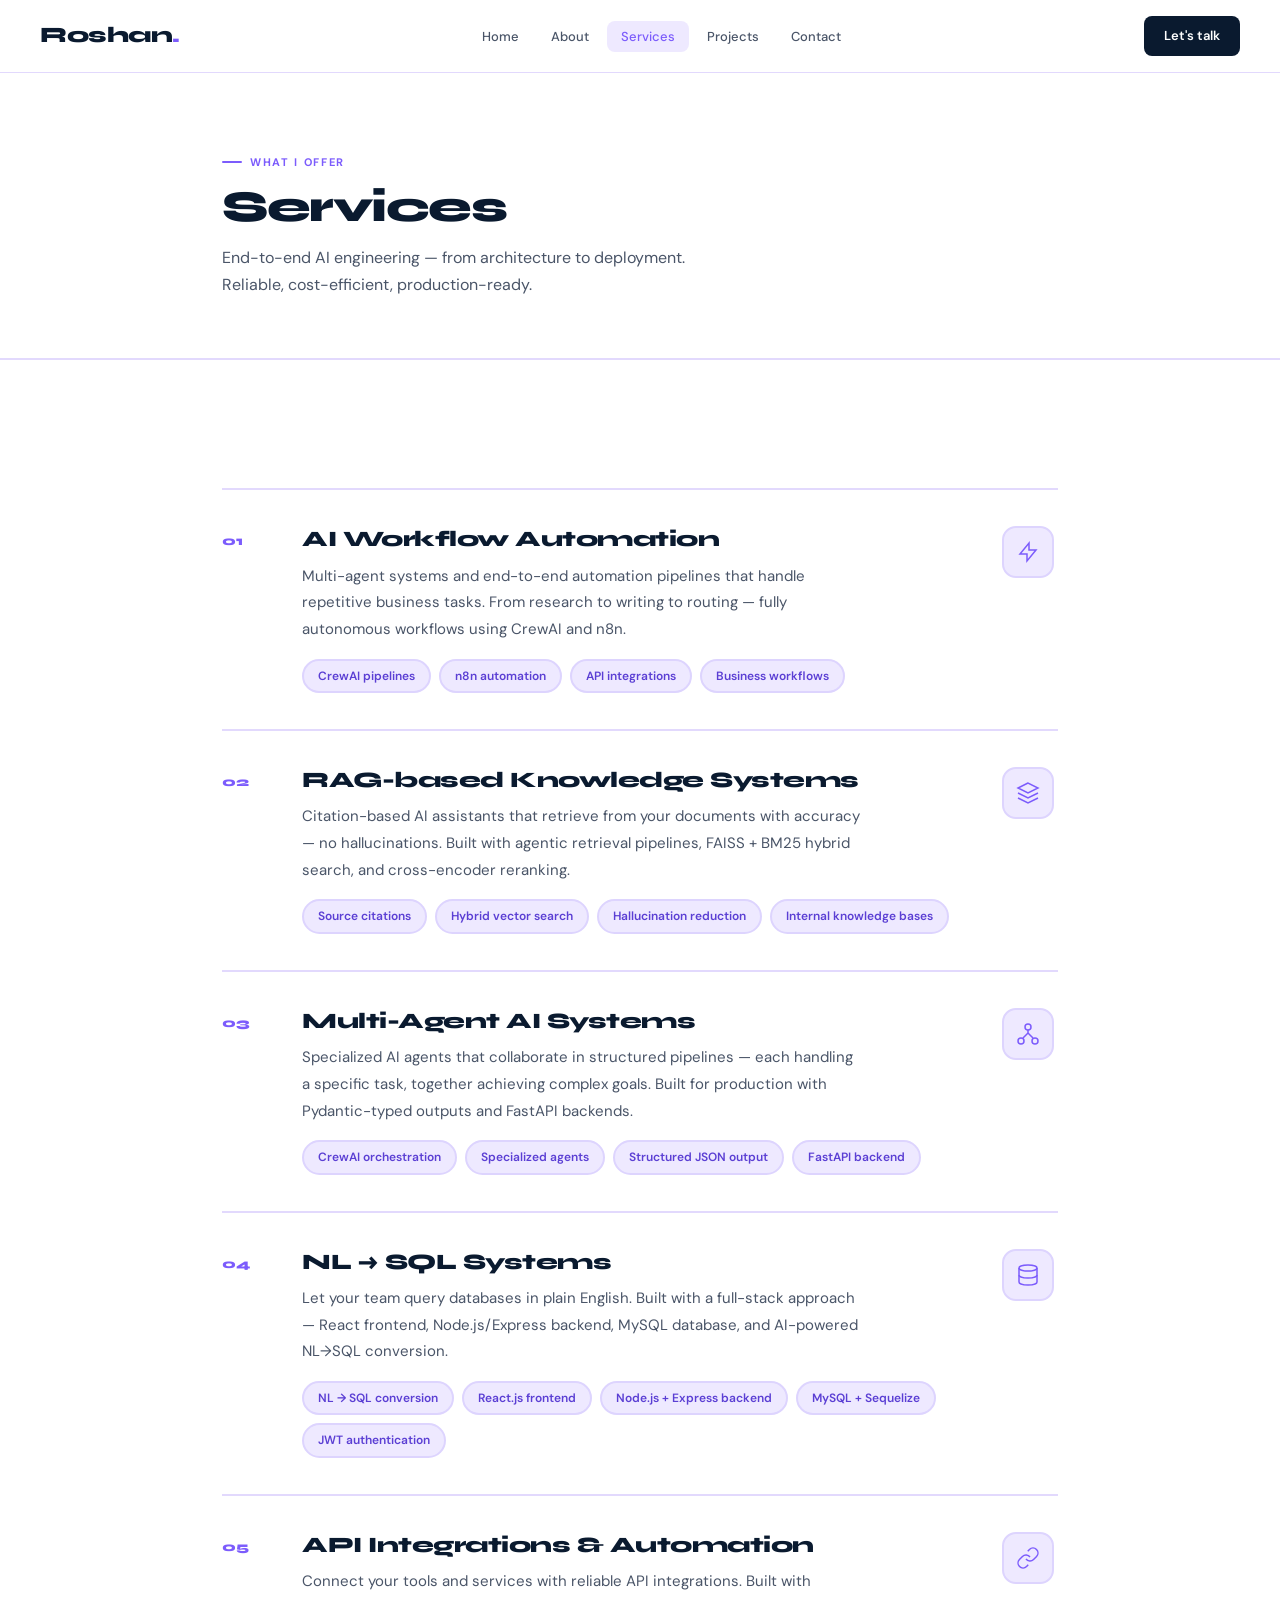
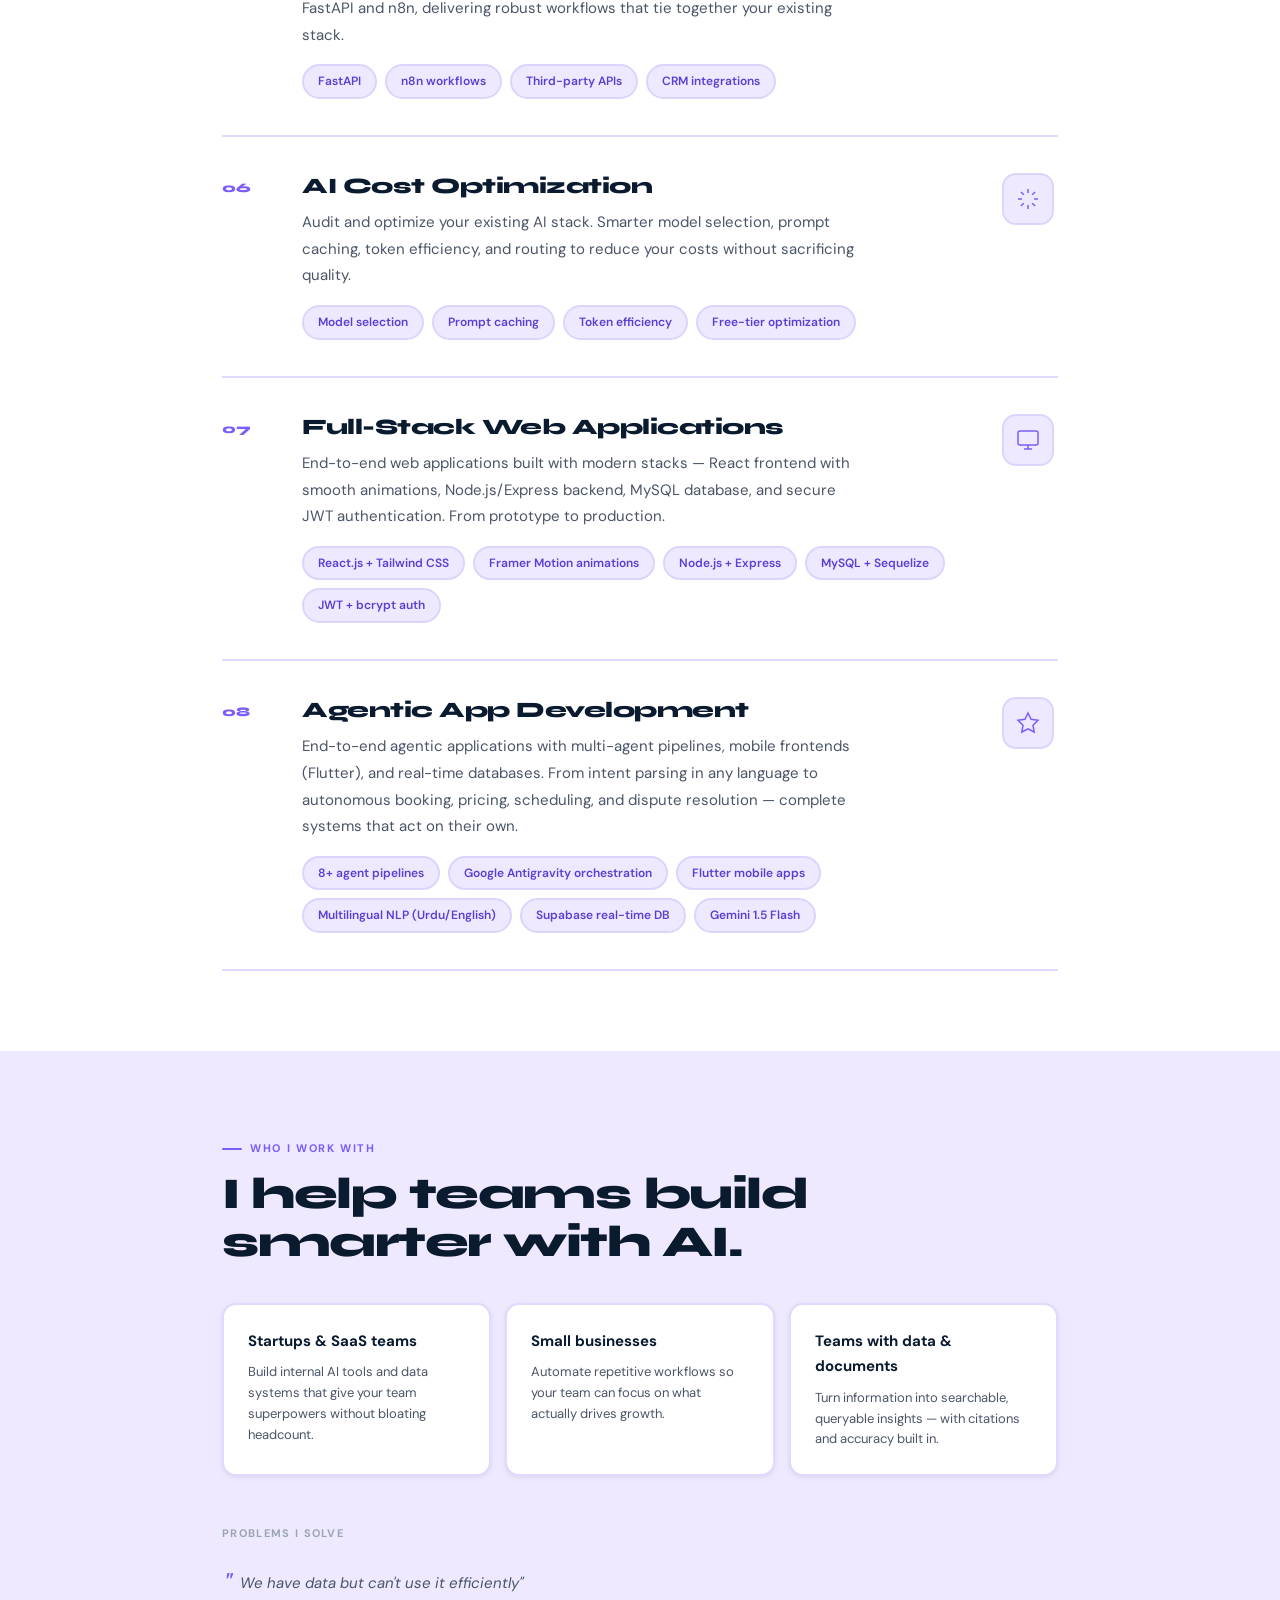
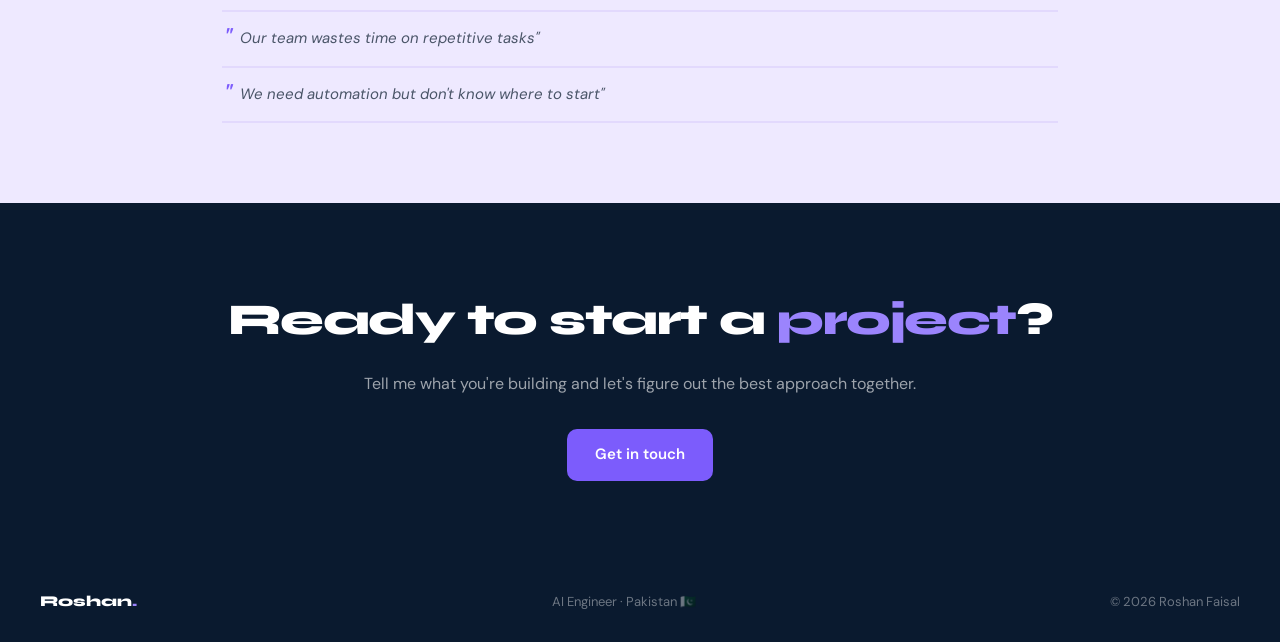
<file: services.html>
<!DOCTYPE html>
<html lang="en">
<head>
<meta charset="UTF-8"><meta name="viewport" content="width=device-width,initial-scale=1.0">
<title>Services — Roshan Faisal</title>
<link rel="preconnect" href="https://fonts.googleapis.com">
<link href="https://fonts.googleapis.com/css2?family=Syne:wght@400;600;700;800&family=DM+Sans:opsz,wght@9..40,300;9..40,400;9..40,500;9..40,600&display=swap" rel="stylesheet">
<link rel="stylesheet" href="style.css">
<style>
.page-hero{padding:80px 32px 60px;background:var(--bg-white);border-bottom:2px solid var(--border-soft);}
.services-section{padding:80px 32px;background:var(--bg-white);}
.services-list{display:flex;flex-direction:column;margin-top:48px;}
.service-row{display:grid;grid-template-columns:56px 1fr 56px;gap:24px;align-items:start;padding:36px 0;border-bottom:2px solid var(--border-soft);}
.service-row:first-child{border-top:2px solid var(--border-soft);}
.service-num{font-family:var(--font-display);font-size:13px;font-weight:800;color:var(--purple);padding-top:4px;}
.service-title{font-family:var(--font-display);font-size:22px;font-weight:800;color:var(--navy);letter-spacing:-.5px;margin-bottom:10px;line-height:1.2;}
.service-desc{font-size:15px;color:var(--text-muted);line-height:1.78;max-width:560px;margin-bottom:16px;}
.service-features{display:flex;flex-wrap:wrap;gap:8px;}
.svc-pill{font-size:12px;padding:5px 14px;border-radius:100px;background:var(--purple-soft);border:2px solid var(--purple-mid);color:var(--purple-dark);font-weight:600;}
.service-icon{width:52px;height:52px;border-radius:14px;background:var(--purple-soft);border:2px solid var(--purple-mid);display:flex;align-items:center;justify-content:center;flex-shrink:0;}
.service-icon svg{width:24px;height:24px;stroke:var(--purple);fill:none;}

.help-section{padding:80px 32px;background:var(--bg-lavender);}
.help-grid{display:grid;grid-template-columns:repeat(auto-fit,minmax(260px,1fr));gap:14px;margin-top:36px;}
.help-card{background:var(--bg-white);border:2px solid var(--border-soft);border-radius:14px;padding:24px;box-shadow:var(--shadow-sm);}
.help-who{font-size:15px;font-weight:700;color:var(--navy);margin-bottom:8px;}
.help-what{font-size:13px;color:var(--text-muted);line-height:1.6;}
.problems{margin-top:48px;}
.problems-title{font-size:11px;font-weight:700;text-transform:uppercase;letter-spacing:.12em;color:var(--text-dim);margin-bottom:14px;}
.problem-item{display:flex;gap:10px;padding:14px 0;border-bottom:2px solid var(--border-soft);font-size:15px;color:var(--text-muted);font-style:italic;align-items:flex-start;}
.problem-item::before{content:'"';font-family:var(--font-display);font-size:26px;color:var(--purple);line-height:1;flex-shrink:0;margin-top:-2px;}

.cta-section{padding:80px 32px;text-align:center;background:var(--navy);}
.cta-title{font-family:var(--font-display);font-size:clamp(28px,5vw,44px);font-weight:800;letter-spacing:-1.5px;color:#fff;margin-bottom:12px;}
.cta-title span{color:var(--purple-light);}
.cta-sub{font-size:16px;color:rgba(255,255,255,.6);margin-bottom:32px;}
.cta-section .btn-primary{background:var(--purple);}

@media(max-width:640px){.service-row{grid-template-columns:1fr;gap:12px;}.service-icon{display:none;}.services-section,.help-section,.cta-section,.page-hero{padding:60px 20px;}}
</style>
</head>
<body>
<nav>
  <a href="index.html" class="nav-logo">Roshan<span>.</span></a>
  <ul class="nav-links">
    <li><a href="index.html">Home</a></li><li><a href="about.html">About</a></li><li><a href="services.html" class="active">Services</a></li><li><a href="projects.html">Projects</a></li><li><a href="contact.html">Contact</a></li>
  </ul>
  <a href="contact.html" class="nav-cta">Let's talk</a>
  <button class="nav-hamburger" id="ham"><span></span><span></span><span></span></button>
</nav>
<div class="mobile-menu" id="mob">
  <button class="mobile-close" id="mob-close">✕</button>
  <a href="index.html">Home</a><a href="about.html">About</a><a href="services.html" class="active">Services</a><a href="projects.html">Projects</a><a href="contact.html">Contact</a>
</div>
<div class="page-wrapper">
<section class="page-hero"><div class="container"><div class="section-label">What I offer</div><h1 class="section-title">Services</h1><p class="section-sub">End-to-end AI engineering — from architecture to deployment. Reliable, cost-efficient, production-ready.</p></div></section>
<section class="services-section"><div class="container"><div class="services-list">
  <div class="service-row fade-in"><div class="service-num">01</div><div><div class="service-title">AI Workflow Automation</div><div class="service-desc">Multi-agent systems and end-to-end automation pipelines that handle repetitive business tasks. From research to writing to routing — fully autonomous workflows using CrewAI and n8n.</div><div class="service-features"><span class="svc-pill">CrewAI pipelines</span><span class="svc-pill">n8n automation</span><span class="svc-pill">API integrations</span><span class="svc-pill">Business workflows</span></div></div><div class="service-icon"><svg stroke-width="1.5" viewBox="0 0 24 24"><path d="M13 10V3L4 14h7v7l9-11h-7z"/></svg></div></div>
  <div class="service-row fade-in"><div class="service-num">02</div><div><div class="service-title">RAG-based Knowledge Systems</div><div class="service-desc">Citation-based AI assistants that retrieve from your documents with accuracy — no hallucinations. Built with agentic retrieval pipelines, FAISS + BM25 hybrid search, and cross-encoder reranking.</div><div class="service-features"><span class="svc-pill">Source citations</span><span class="svc-pill">Hybrid vector search</span><span class="svc-pill">Hallucination reduction</span><span class="svc-pill">Internal knowledge bases</span></div></div><div class="service-icon"><svg stroke-width="1.5" viewBox="0 0 24 24"><path d="M12 2L2 7l10 5 10-5-10-5zM2 17l10 5 10-5M2 12l10 5 10-5"/></svg></div></div>
  <div class="service-row fade-in"><div class="service-num">03</div><div><div class="service-title">Multi-Agent AI Systems</div><div class="service-desc">Specialized AI agents that collaborate in structured pipelines — each handling a specific task, together achieving complex goals. Built for production with Pydantic-typed outputs and FastAPI backends.</div><div class="service-features"><span class="svc-pill">CrewAI orchestration</span><span class="svc-pill">Specialized agents</span><span class="svc-pill">Structured JSON output</span><span class="svc-pill">FastAPI backend</span></div></div><div class="service-icon"><svg stroke-width="1.5" viewBox="0 0 24 24"><circle cx="12" cy="5" r="3"/><circle cx="5" cy="19" r="3"/><circle cx="19" cy="19" r="3"/><path d="M12 8v3M12 11l-5 5M12 11l5 5"/></svg></div></div>
  <div class="service-row fade-in"><div class="service-num">04</div><div><div class="service-title">NL → SQL Systems</div><div class="service-desc">Let your team query databases in plain English. Built with a full-stack approach — React frontend, Node.js/Express backend, MySQL database, and AI-powered NL→SQL conversion.</div><div class="service-features"><span class="svc-pill">NL → SQL conversion</span><span class="svc-pill">React.js frontend</span><span class="svc-pill">Node.js + Express backend</span><span class="svc-pill">MySQL + Sequelize</span><span class="svc-pill">JWT authentication</span></div></div><div class="service-icon"><svg stroke-width="1.5" viewBox="0 0 24 24"><ellipse cx="12" cy="5" rx="9" ry="3"/><path d="M21 12c0 1.66-4 3-9 3s-9-1.34-9-3"/><path d="M3 5v14c0 1.66 4 3 9 3s9-1.34 9-3V5"/></svg></div></div>
  <div class="service-row fade-in"><div class="service-num">05</div><div><div class="service-title">API Integrations & Automation</div><div class="service-desc">Connect your tools and services with reliable API integrations. Built with FastAPI and n8n, delivering robust workflows that tie together your existing stack.</div><div class="service-features"><span class="svc-pill">FastAPI</span><span class="svc-pill">n8n workflows</span><span class="svc-pill">Third-party APIs</span><span class="svc-pill">CRM integrations</span></div></div><div class="service-icon"><svg stroke-width="1.5" viewBox="0 0 24 24"><path d="M10 13a5 5 0 0 0 7.54.54l3-3a5 5 0 0 0-7.07-7.07l-1.72 1.71"/><path d="M14 11a5 5 0 0 0-7.54-.54l-3 3a5 5 0 0 0 7.07 7.07l1.71-1.71"/></svg></div></div>
  <div class="service-row fade-in"><div class="service-num">06</div><div><div class="service-title">AI Cost Optimization</div><div class="service-desc">Audit and optimize your existing AI stack. Smarter model selection, prompt caching, token efficiency, and routing to reduce your costs without sacrificing quality.</div><div class="service-features"><span class="svc-pill">Model selection</span><span class="svc-pill">Prompt caching</span><span class="svc-pill">Token efficiency</span><span class="svc-pill">Free-tier optimization</span></div></div><div class="service-icon"><svg stroke-width="1.5" viewBox="0 0 24 24"><path d="M12 2v4M12 18v4M4.93 4.93l2.83 2.83M16.24 16.24l2.83 2.83M2 12h4M18 12h4M4.93 19.07l2.83-2.83M16.24 7.76l2.83-2.83"/></svg></div></div>
  <div class="service-row fade-in"><div class="service-num">07</div><div><div class="service-title">Full-Stack Web Applications</div><div class="service-desc">End-to-end web applications built with modern stacks — React frontend with smooth animations, Node.js/Express backend, MySQL database, and secure JWT authentication. From prototype to production.</div><div class="service-features"><span class="svc-pill">React.js + Tailwind CSS</span><span class="svc-pill">Framer Motion animations</span><span class="svc-pill">Node.js + Express</span><span class="svc-pill">MySQL + Sequelize</span><span class="svc-pill">JWT + bcrypt auth</span></div></div><div class="service-icon"><svg stroke-width="1.5" viewBox="0 0 24 24"><rect x="2" y="3" width="20" height="14" rx="2"/><path d="M8 21h8M12 17v4"/></svg></div></div>
  <div class="service-row fade-in"><div class="service-num">08</div><div><div class="service-title">Agentic App Development</div><div class="service-desc">End-to-end agentic applications with multi-agent pipelines, mobile frontends (Flutter), and real-time databases. From intent parsing in any language to autonomous booking, pricing, scheduling, and dispute resolution — complete systems that act on their own.</div><div class="service-features"><span class="svc-pill">8+ agent pipelines</span><span class="svc-pill">Google Antigravity orchestration</span><span class="svc-pill">Flutter mobile apps</span><span class="svc-pill">Multilingual NLP (Urdu/English)</span><span class="svc-pill">Supabase real-time DB</span><span class="svc-pill">Gemini 1.5 Flash</span></div></div><div class="service-icon"><svg stroke-width="1.5" viewBox="0 0 24 24"><path d="M12 2l3.09 6.26L22 9.27l-5 4.87 1.18 6.88L12 17.77l-6.18 3.25L7 14.14 2 9.27l6.91-1.01L12 2z"/></svg></div></div>
</div></div></section>

<section class="help-section"><div class="container">
  <div class="section-label">Who I work with</div><h2 class="section-title">I help teams build<br>smarter with AI.</h2>
  <div class="help-grid">
    <div class="help-card fade-in"><div class="help-who">Startups &amp; SaaS teams</div><div class="help-what">Build internal AI tools and data systems that give your team superpowers without bloating headcount.</div></div>
    <div class="help-card fade-in"><div class="help-who">Small businesses</div><div class="help-what">Automate repetitive workflows so your team can focus on what actually drives growth.</div></div>
    <div class="help-card fade-in"><div class="help-who">Teams with data &amp; documents</div><div class="help-what">Turn information into searchable, queryable insights — with citations and accuracy built in.</div></div>
  </div>
  <div class="problems">
    <div class="problems-title">Problems I solve</div>
    <div class="problem-item">We have data but can't use it efficiently"</div>
    <div class="problem-item">Our team wastes time on repetitive tasks"</div>
    <div class="problem-item">We need automation but don't know where to start"</div>
  </div>
</div></section>

<section class="cta-section"><div class="container"><h2 class="cta-title">Ready to start a <span>project</span>?</h2><p class="cta-sub">Tell me what you're building and let's figure out the best approach together.</p><a href="contact.html" class="btn-primary">Get in touch</a></div></section>
</div>
<footer><div class="footer-logo">Roshan<span>.</span></div><div>AI Engineer · Pakistan 🇵🇰</div><div>© 2026 Roshan Faisal</div></footer>
<script>
const ham=document.getElementById('ham');const mob=document.getElementById('mob');
ham.addEventListener('click',()=>{ham.classList.toggle('open');mob.classList.toggle('open');document.body.style.overflow=mob.classList.contains('open')?'hidden':'';});
document.getElementById('mob-close').addEventListener('click',()=>{ham.classList.remove('open');mob.classList.remove('open');document.body.style.overflow='';});
document.querySelectorAll('.mobile-menu a').forEach(a=>a.addEventListener('click',()=>{ham.classList.remove('open');mob.classList.remove('open');document.body.style.overflow='';}));
const obs=new IntersectionObserver(entries=>{entries.forEach((e,i)=>{if(e.isIntersecting)setTimeout(()=>e.target.classList.add('visible'),i*100);});},{threshold:.08});
document.querySelectorAll('.fade-in').forEach(el=>obs.observe(el));
</script>
</body></html>
</file>
<file: style.css>
/* ROSHAN FAISAL PORTFOLIO — REFINED LIGHT THEME */
:root {
  --navy:#0A1A2F;--purple:#7C5CFC;--purple-dark:#5B3FD4;--purple-light:#9B84FD;
  --purple-soft:#EEE9FF;--purple-mid:#DDD4FE;--purple-dim:rgba(124,92,252,0.12);
  --teal:#00A896;--bg-white:#FFFFFF;--bg-soft:#F5F3FF;--bg-lavender:#EEE9FF;
  --text:#0A1A2F;--text-muted:#4A5568;--text-dim:#9AA5B4;
  --border:rgba(124,92,252,0.25);--border-soft:#E2D9FD;
  --shadow-sm:0 1px 3px rgba(10,26,47,0.06),0 2px 8px rgba(10,26,47,0.04);
  --shadow-md:0 4px 12px rgba(10,26,47,0.10),0 8px 28px rgba(10,26,47,0.08);
  --font-display:'Syne',sans-serif;--font-body:'DM Sans',sans-serif;
}
*,*::before,*::after{box-sizing:border-box;margin:0;padding:0;}
html{scroll-behavior:smooth;}
body{background:var(--bg-white);color:var(--text);font-family:var(--font-body);font-size:16px;line-height:1.7;overflow-x:hidden;}

/* NAV */
nav{position:fixed;top:0;left:0;right:0;z-index:200;display:flex;align-items:center;justify-content:space-between;padding:16px 40px;background:rgba(255,255,255,0.96);backdrop-filter:blur(20px);border-bottom:1px solid var(--border-soft);}
.nav-logo{font-family:var(--font-display);font-size:22px;font-weight:800;color:var(--navy);text-decoration:none;letter-spacing:-.5px;}
.nav-logo span{color:var(--purple);}
.nav-links{display:flex;gap:4px;list-style:none;}
.nav-links a{font-size:13px;color:var(--text-muted);text-decoration:none;font-weight:500;padding:7px 14px;border-radius:8px;transition:color .2s,background .2s;}
.nav-links a:hover{color:var(--navy);background:var(--bg-soft);}
.nav-links a.active{color:var(--purple);background:var(--purple-soft);}
.nav-cta{font-size:13px;padding:9px 20px;border-radius:8px;background:var(--navy);color:#fff;text-decoration:none;font-weight:600;transition:background .2s;}
.nav-cta:hover{background:var(--purple);}

/* HAMBURGER */
.nav-hamburger{display:none;flex-direction:column;gap:5px;cursor:pointer;padding:6px;border:none;background:none;}
.nav-hamburger span{display:block;width:22px;height:2px;background:var(--navy);border-radius:2px;transition:all .3s;}
.nav-hamburger.open span:nth-child(1){transform:rotate(45deg) translate(5px,5px);}
.nav-hamburger.open span:nth-child(2){opacity:0;}
.nav-hamburger.open span:nth-child(3){transform:rotate(-45deg) translate(5px,-5px);}
.mobile-menu{display:none;position:fixed;inset:0;background:rgba(10,26,47,0.97);z-index:190;flex-direction:column;align-items:center;justify-content:center;gap:6px;}
.mobile-menu.open{display:flex;}
.mobile-menu a{font-family:var(--font-display);font-size:32px;font-weight:800;color:#fff;text-decoration:none;padding:12px 32px;border-radius:12px;transition:color .2s;letter-spacing:-.5px;}
.mobile-menu a:hover,.mobile-menu a.active{color:var(--purple-light);}
.mobile-close{position:absolute;top:20px;right:24px;font-size:32px;color:#fff;cursor:pointer;background:none;border:none;font-family:var(--font-display);font-weight:800;line-height:1;}

/* LAYOUT */
.page-wrapper{padding-top:64px;}
.container{max-width:900px;margin:0 auto;padding:0 32px;}

/* SECTION LABELS */
.section-label{display:inline-flex;align-items:center;gap:8px;font-size:11px;font-weight:700;letter-spacing:.15em;text-transform:uppercase;color:var(--purple);margin-bottom:12px;}
.section-label::before{content:'';width:20px;height:2px;background:var(--purple);border-radius:2px;}
.section-title{font-family:var(--font-display);font-size:clamp(28px,5vw,44px);font-weight:800;letter-spacing:-1.5px;line-height:1.1;color:var(--navy);margin-bottom:12px;}
.section-sub{font-size:16px;color:var(--text-muted);max-width:520px;line-height:1.7;}

/* BUTTONS */
.btn-primary{display:inline-flex;align-items:center;gap:8px;font-size:15px;font-weight:600;padding:13px 28px;border-radius:10px;background:var(--purple);color:#fff;text-decoration:none;border:none;cursor:pointer;font-family:var(--font-body);transition:transform .15s,background .15s;}
.btn-primary:hover{background:var(--purple-dark);transform:translateY(-1px);}
.btn-outline{display:inline-flex;align-items:center;gap:8px;font-size:15px;font-weight:600;padding:13px 28px;border-radius:10px;background:transparent;color:var(--navy);text-decoration:none;border:2px solid var(--border-soft);cursor:pointer;font-family:var(--font-body);transition:border-color .15s,background .15s,color .15s;}
.btn-outline:hover{border-color:var(--purple);background:var(--purple-soft);color:var(--purple);}

/* SKILL TAGS — ALL PURPLE FILLED */
.skill-tag{font-size:13px;font-weight:600;padding:9px 18px;border-radius:100px;border:2px solid var(--purple-mid);color:var(--purple-dark);background:var(--purple-soft);transition:all .2s;cursor:default;display:inline-block;}
.skill-tag:hover{background:var(--purple);color:#fff;border-color:var(--purple);}

/* FOOTER */
footer{padding:28px 40px;background:var(--navy);border-top:none;display:flex;align-items:center;justify-content:space-between;font-size:13px;color:rgba(255,255,255,0.4);flex-wrap:wrap;gap:8px;}
.footer-logo{font-family:var(--font-display);font-weight:800;color:#fff;font-size:15px;}
.footer-logo span{color:var(--purple-light);}

/* ANIMATIONS */
.fade-in{opacity:0;transform:translateY(20px);transition:opacity .55s ease,transform .55s ease;}
.fade-in.visible{opacity:1;transform:none;}

@media(max-width:768px){
  nav{padding:14px 20px;}
  .nav-links,.nav-cta{display:none;}
  .nav-hamburger{display:flex;}
  .container{padding:0 20px;}
  footer{flex-direction:column;text-align:center;padding:20px;}
}
</file>
